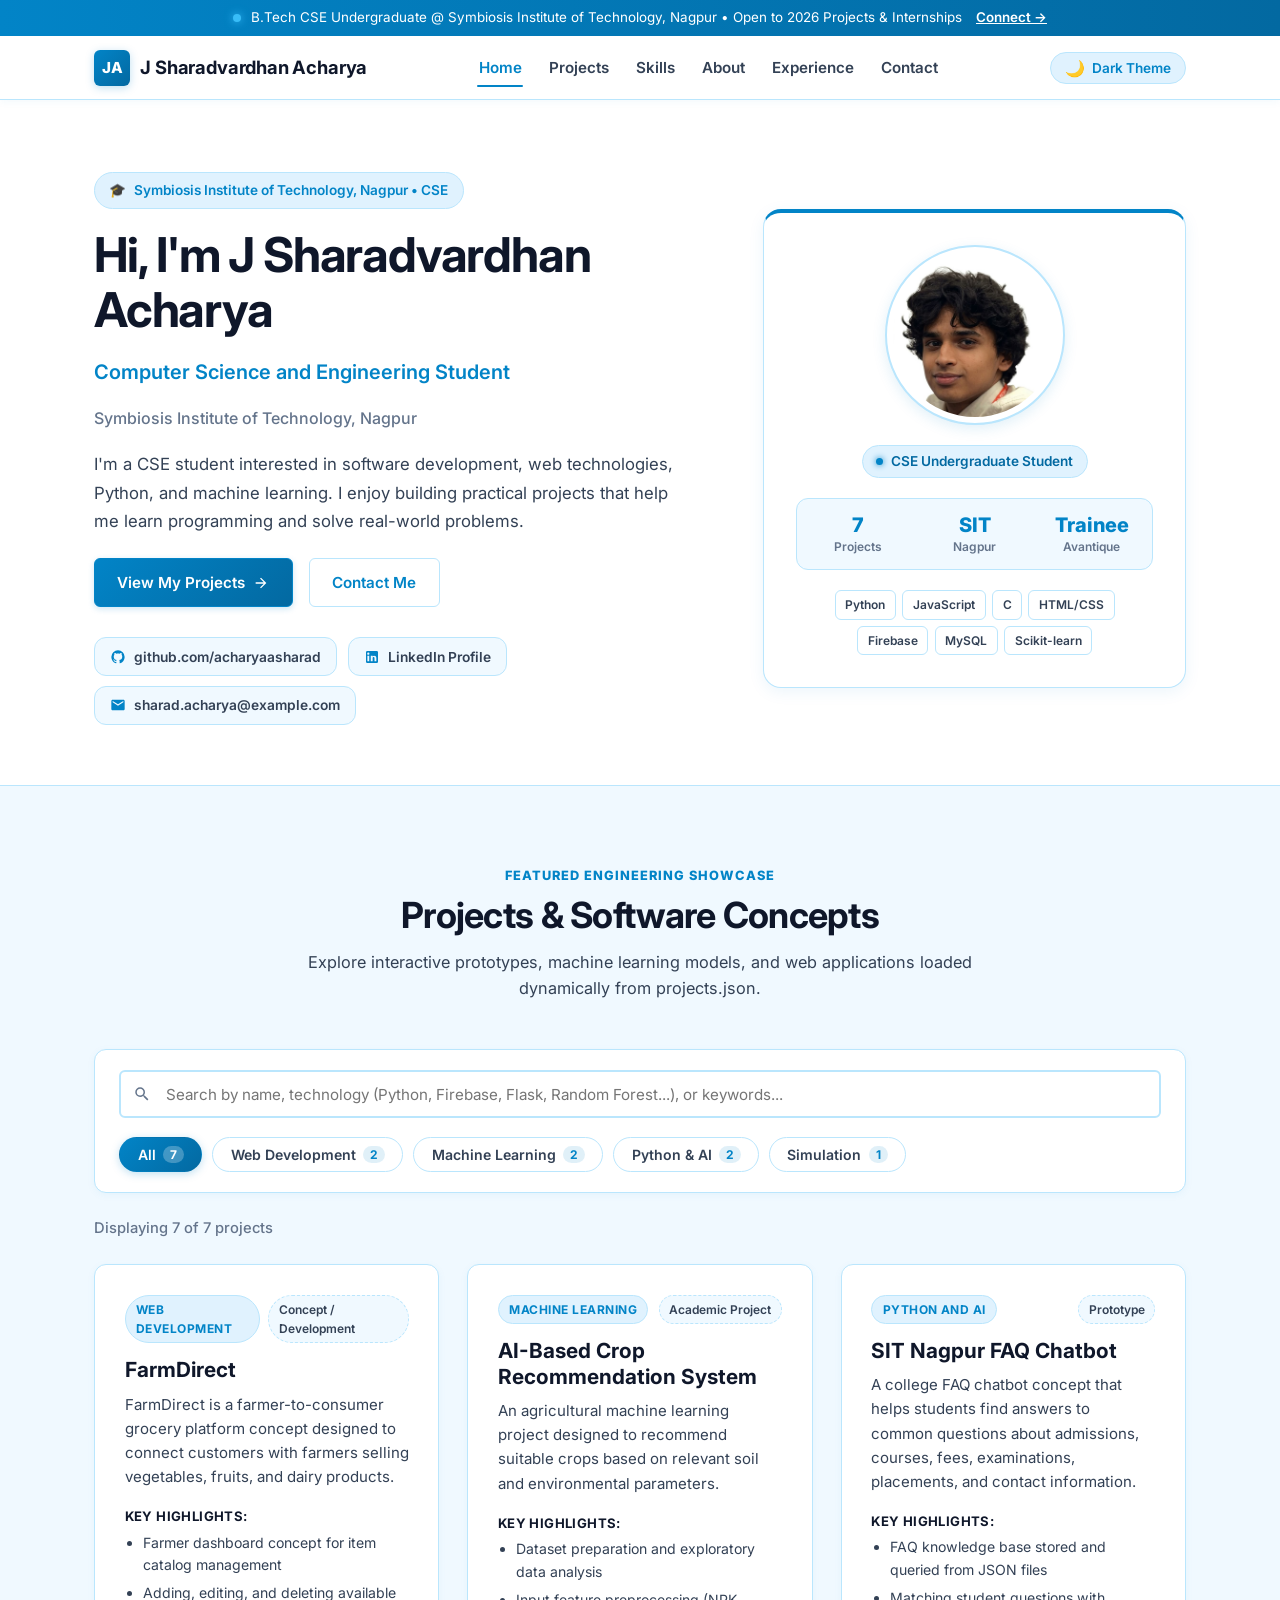
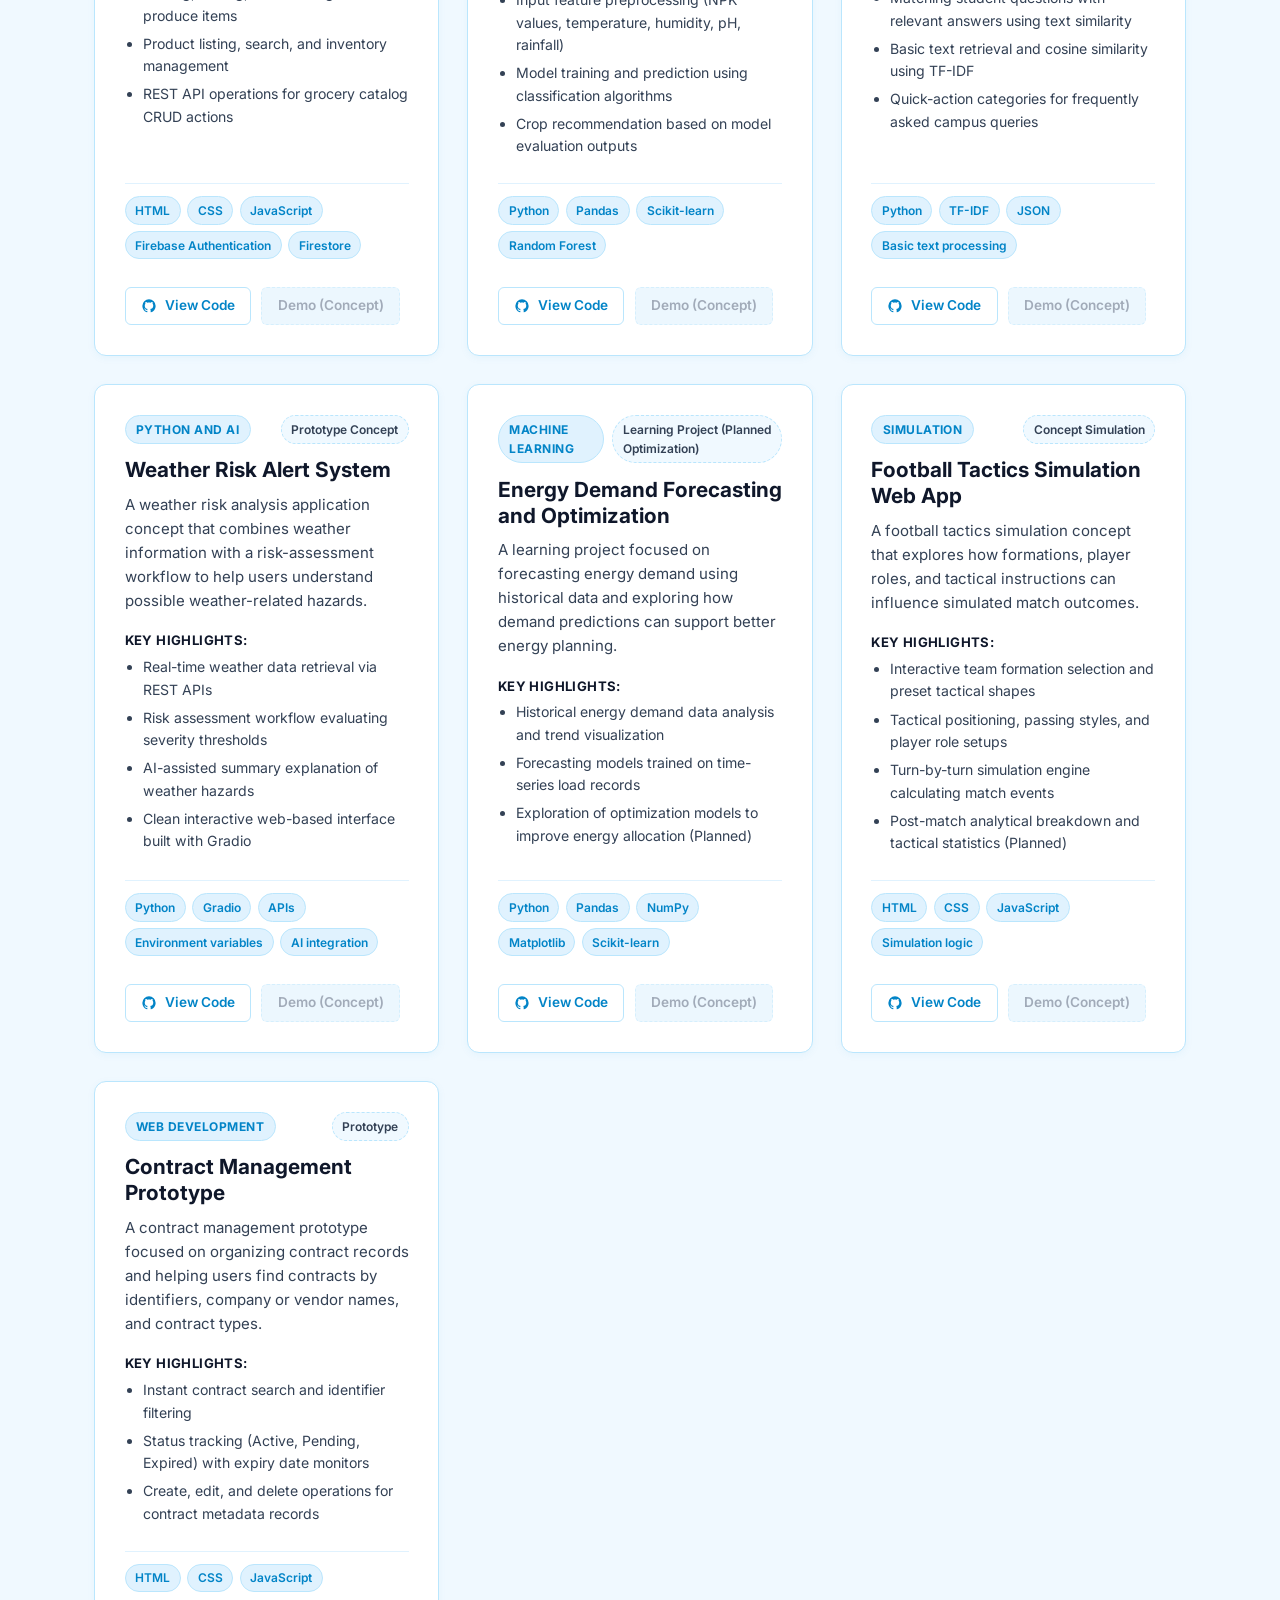
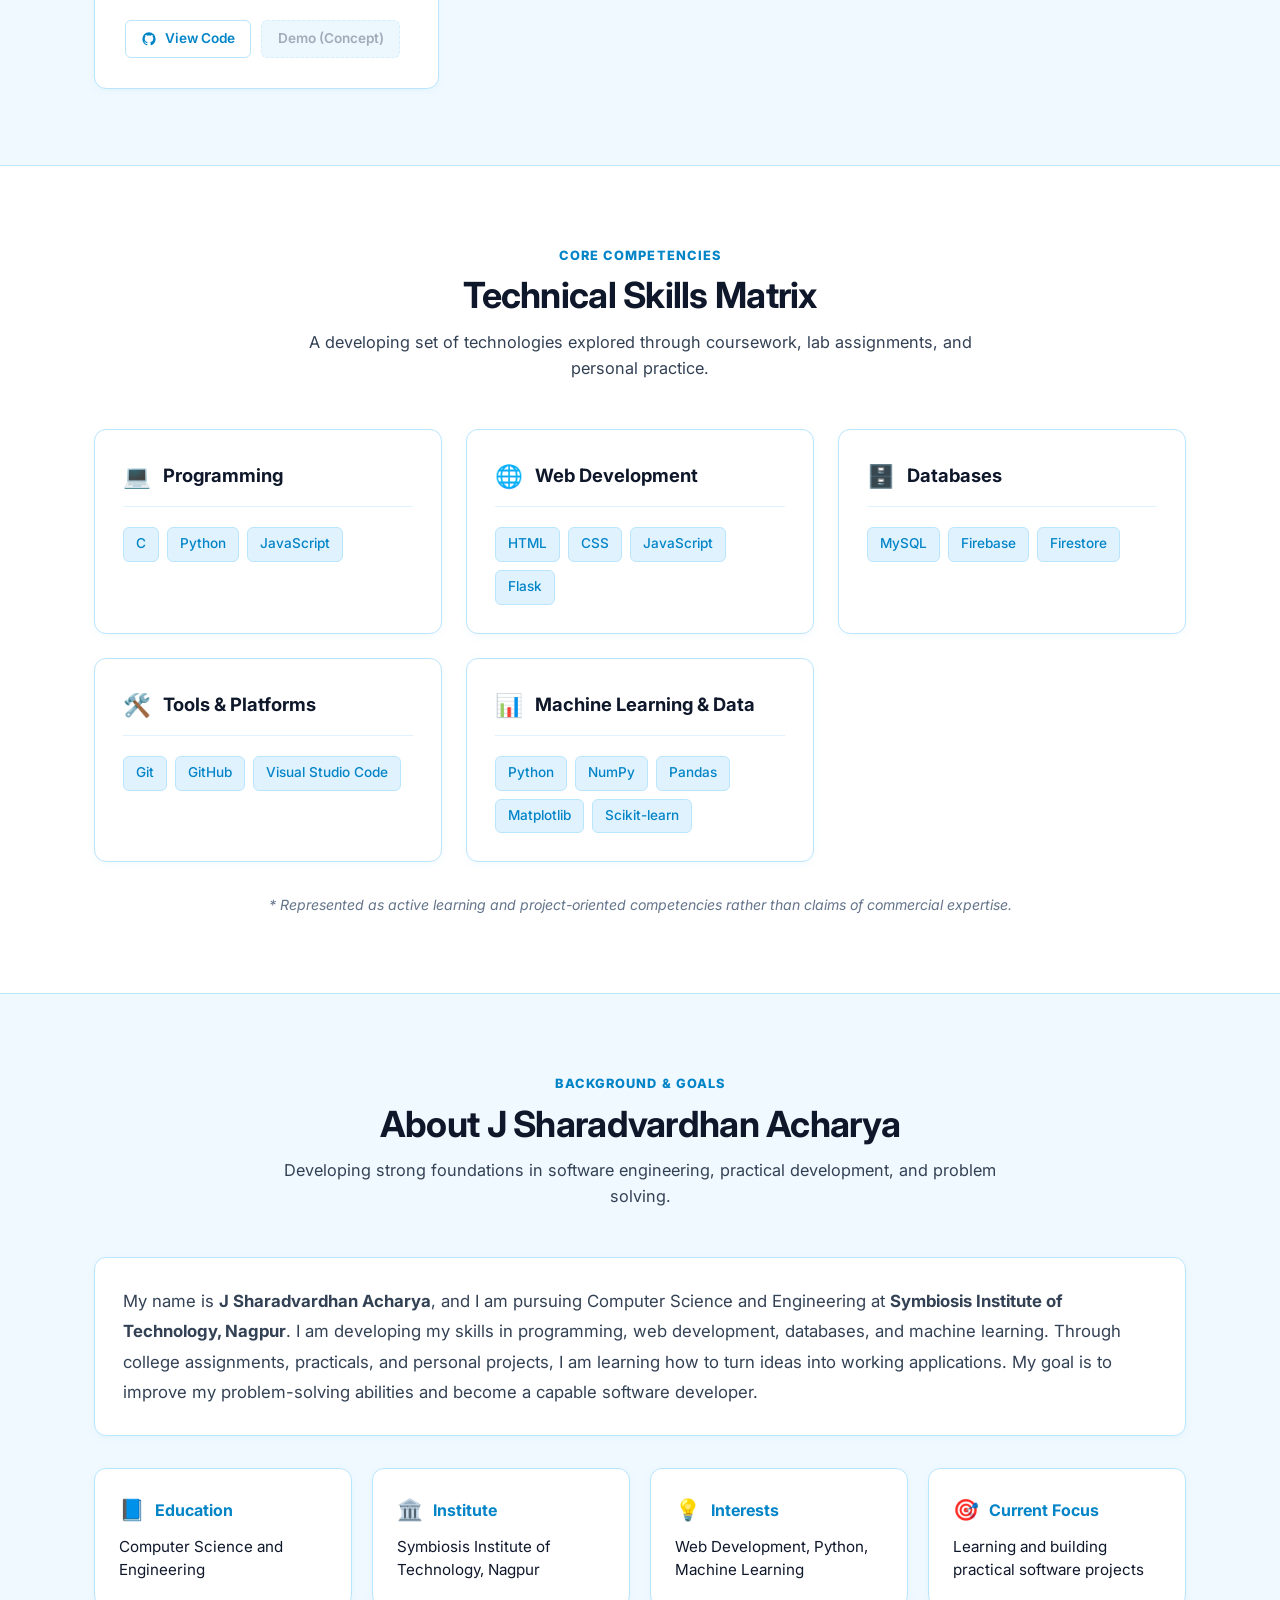
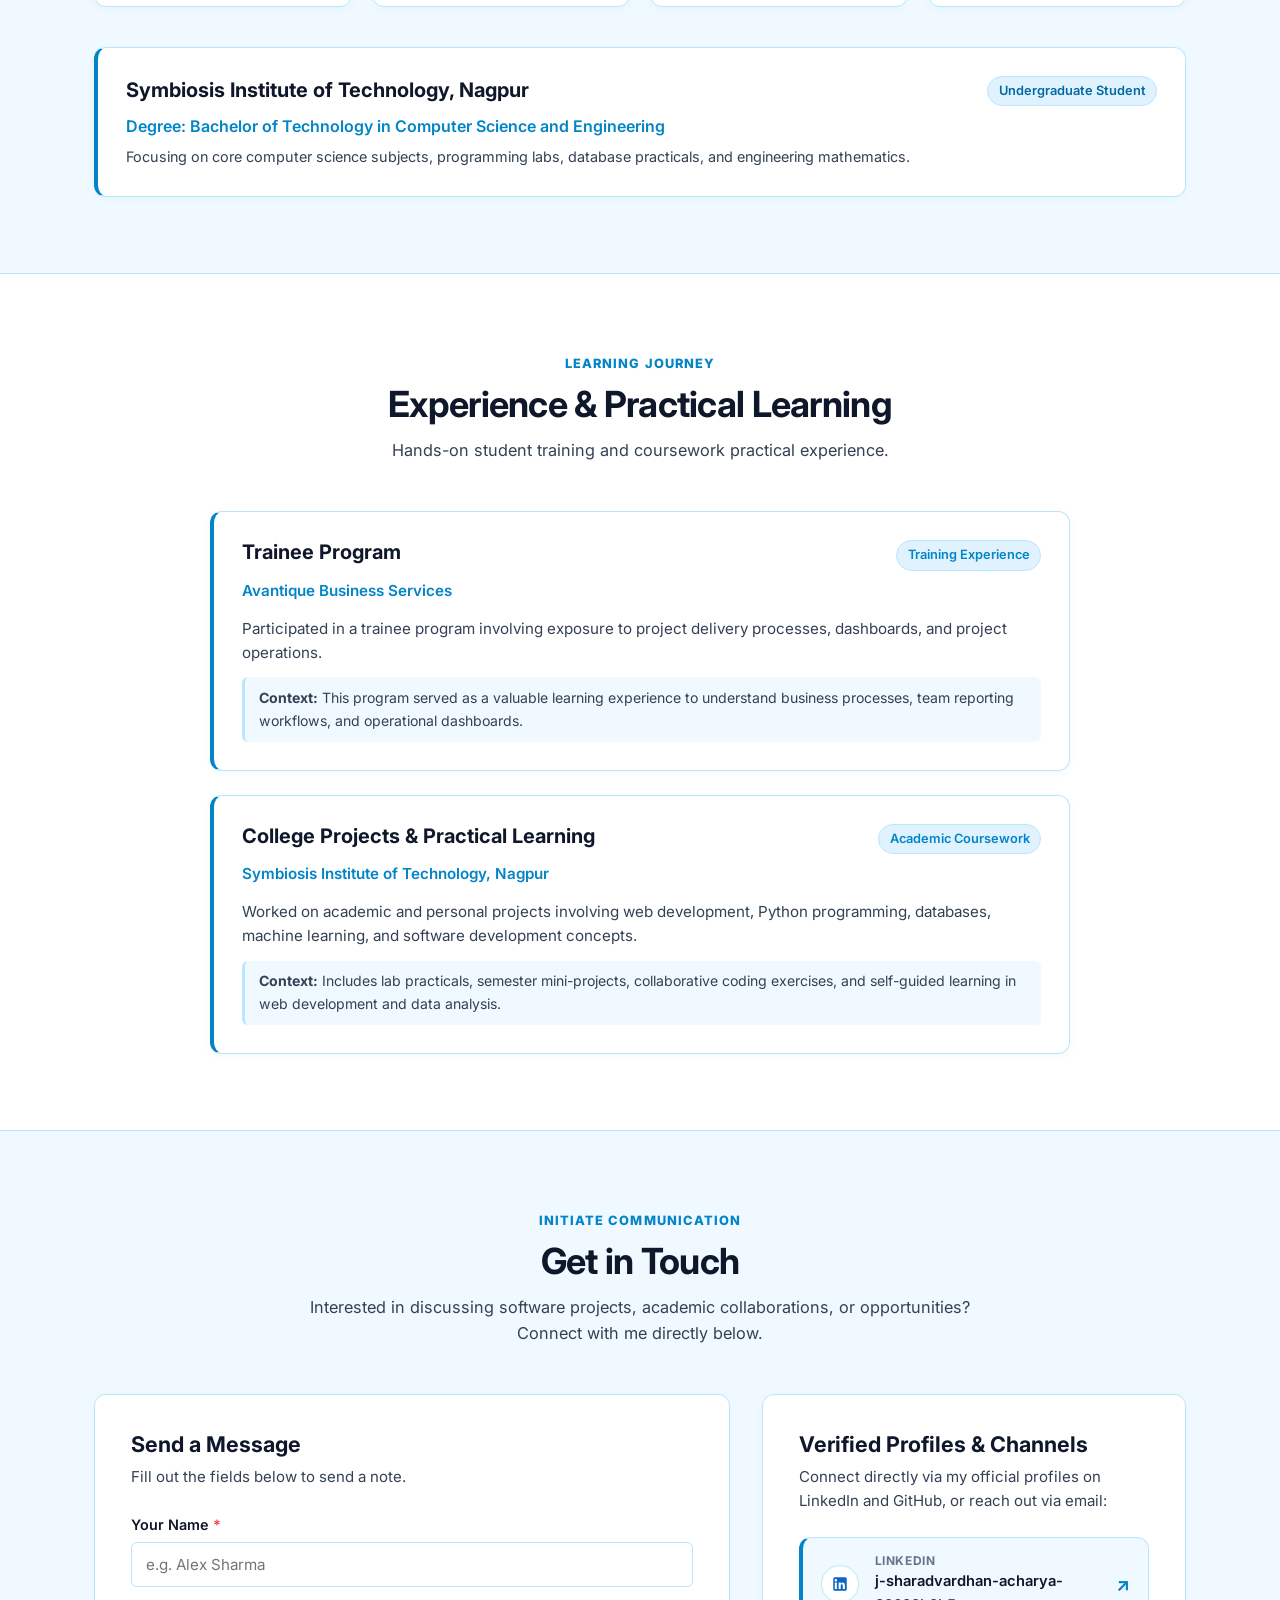
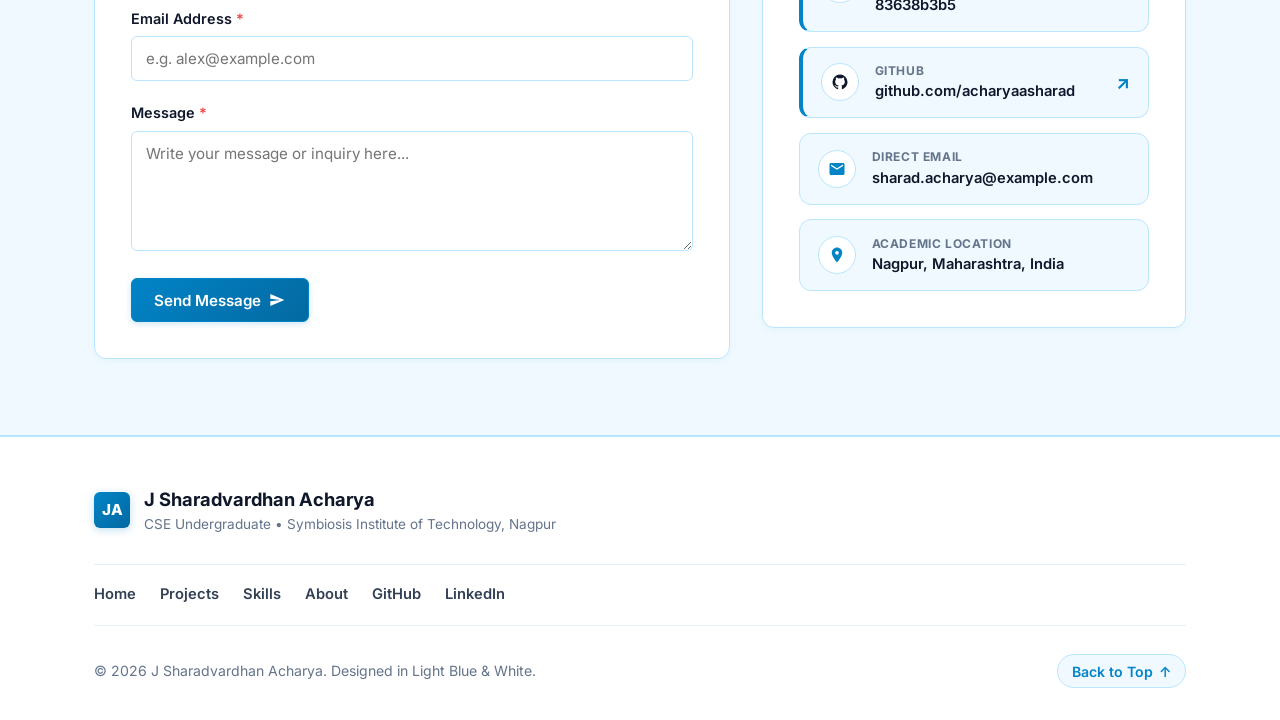
<file: Lab Ca/index.html>
<!DOCTYPE html>
<html lang="en">
<head>
  <meta charset="UTF-8">
  <meta http-equiv="refresh" content="0; url=portfolio/index.html">
  <title>Redirecting to Portfolio...</title>
  <script>
    window.location.href = "portfolio/index.html";
  </script>
</head>
<body>
  <p>Redirecting to <a href="portfolio/index.html">J Sharadvardhan Acharya's Portfolio</a>...</p>
</body>
</html>
</file>
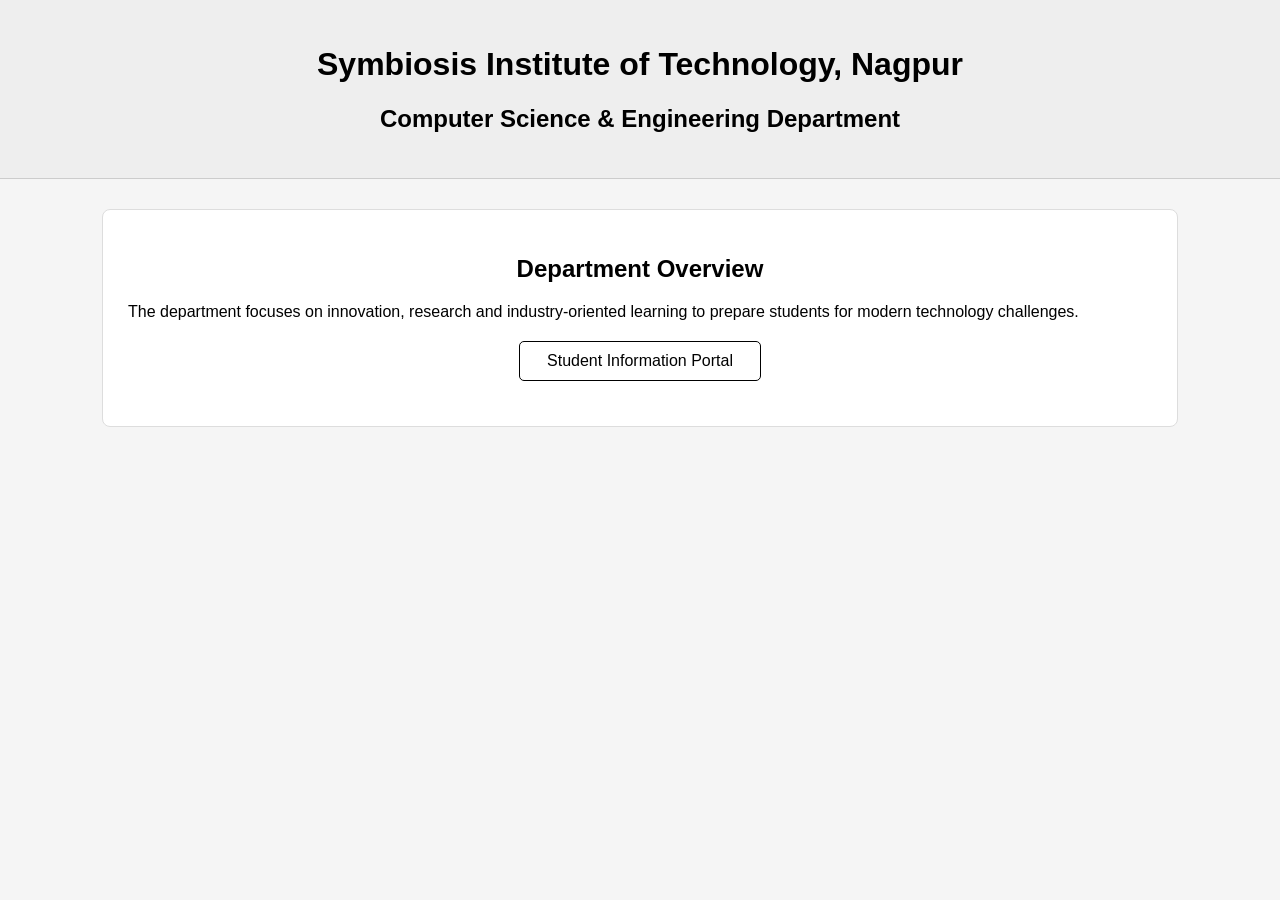
<file: p1.1/index.html>
<!DOCTYPE html>
<html>

<head>
    <title>SIT Nagpur - Computer Science Department</title>

    <script src="script.js"></script>

    <style>

        body{
            font-family:Arial, sans-serif;
            background:#f5f5f5;
            margin:0;
        }

        .header{
            text-align:center;
            padding:25px;
            background:#eeeeee;
            border-bottom:1px solid #ccc;
        }

        .container{
            width:80%;
            margin:30px auto;
            background:white;
            padding:25px;
            border-radius:8px;
            border:1px solid #ddd;
        }

        h1,h2{
            text-align:center;
        }

        a{
            display:block;
            width:220px;
            margin:20px auto;
            padding:10px;
            text-align:center;
            text-decoration:none;
            color:black;
            border:1px solid black;
            border-radius:5px;
            background:white;
        }

        a:hover{
            background:#eeeeee;
        }

    </style>

</head>


<body>


<div class="header">

<h1>
Symbiosis Institute of Technology, Nagpur
</h1>

<h2>
Computer Science & Engineering Department
</h2>

</div>



<div class="container">

<h2>Department Overview</h2>




<p>
The department focuses on innovation, research and industry-oriented
learning to prepare students for modern technology challenges.
</p>


<a href="student.html">
Student Information Portal
</a>


</div>



</body>

</html>
</file>
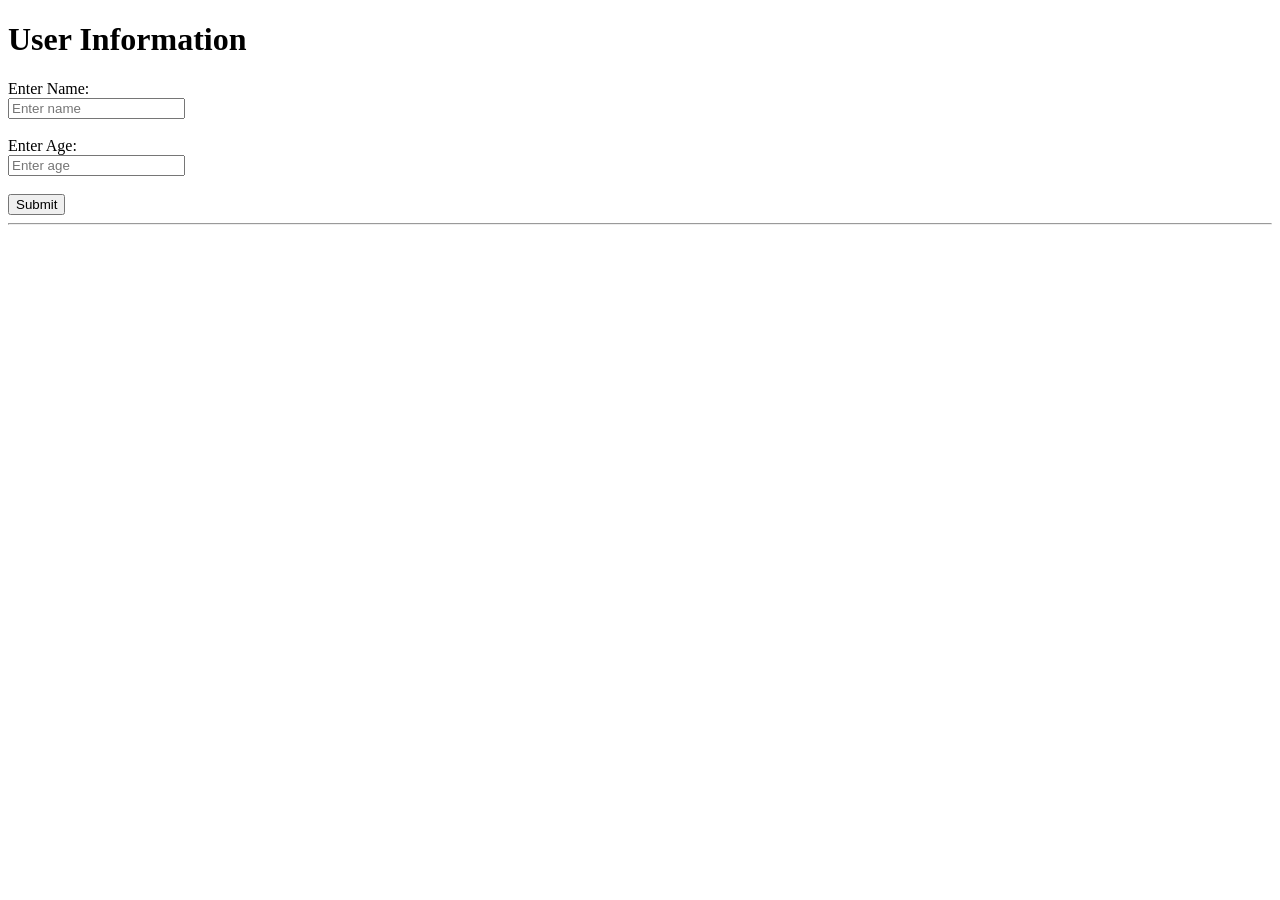
<file: P1/index.html>
<!DOCTYPE html>
<html>
<head>
    <title>Javascript Demo</title>

    <script>
        function showWelcome() {

            let name = document.getElementById("name").value;
            let age = document.getElementById("age").value;

            document.getElementById("output").innerHTML =
                "<h2>Welcome, " + name + "</h2>" +
                "<p>Your Age is: " + age + "</p>";

            console.log("User Name: " + name);
            console.info("User Age: " + age);
            console.warn("This is a warning message.");
            console.error("This is an error message (Demo Purpose).");
        }
    </script>

</head>

<body>

    <h1>User Information</h1>

    <label>Enter Name:</label><br>
    <input type="text" id="name" placeholder="Enter name"><br><br>

    <label>Enter Age:</label><br>
    <input type="number" id="age" placeholder="Enter age"><br><br>

    <button onclick="showWelcome()">Submit</button>

    <hr>

    <div id="output"></div>
    <script src="script.js"></script>

</body>
</html>
</file>
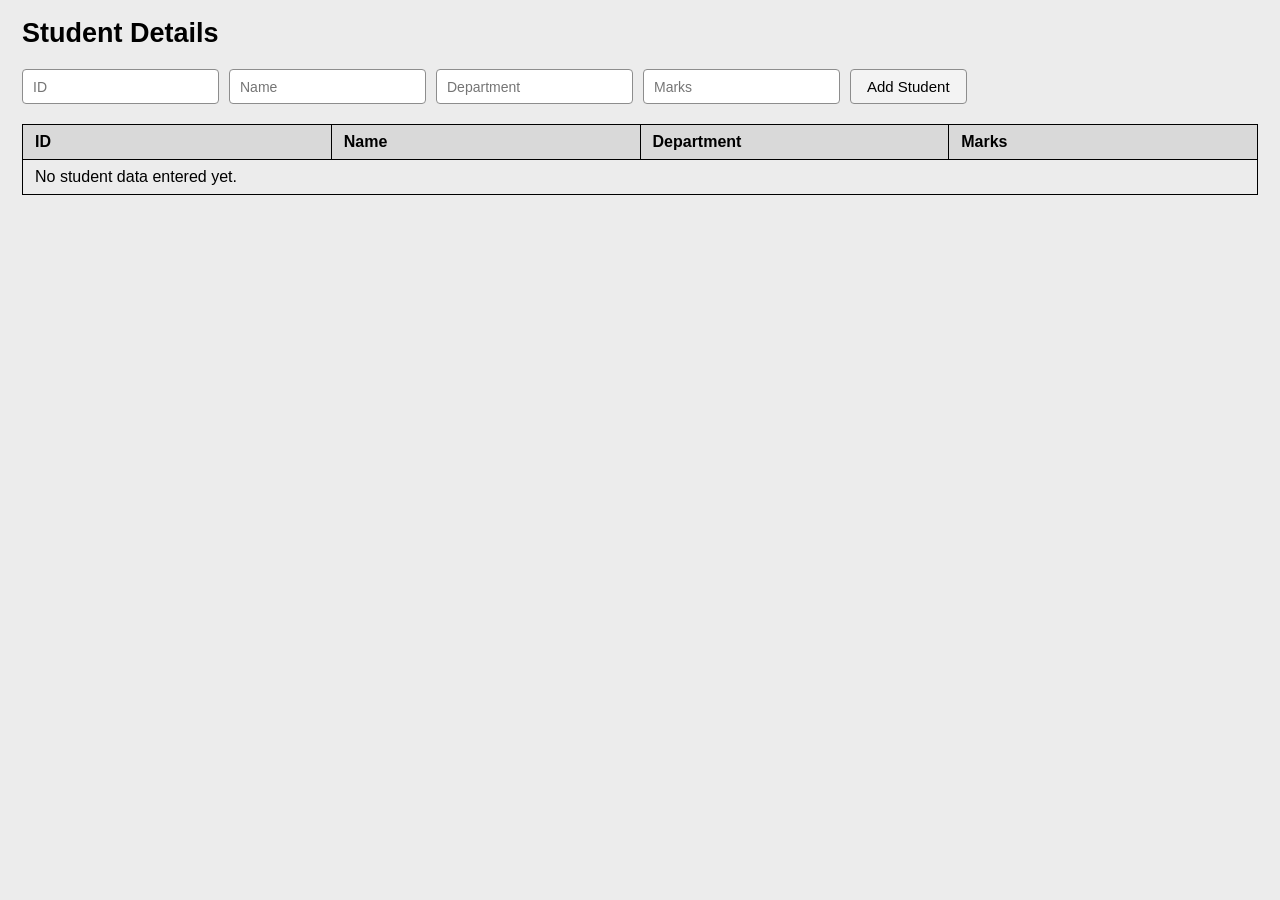
<file: p10.1/index.html>
<!DOCTYPE html>
<html lang="en">
  <head>
    <meta charset="UTF-8" />
    <meta name="viewport" content="width=device-width, initial-scale=1.0" />
    <title>Student Details</title>
    <style>
      * {
        box-sizing: border-box;
      }

      body {
        margin: 0;
        background: #ececec;
        font-family: Arial, sans-serif;
      }

      .container {
        width: 100%;
        padding: 18px 22px 0 22px;
      }

      h2 {
        margin: 0 0 20px 0;
        font-size: 27px;
        font-weight: 700;
        color: #000;
      }

      .form-row {
        display: flex;
        gap: 10px;
        flex-wrap: wrap;
        margin-bottom: 20px;
      }

      input {
        padding: 8px 10px;
        border: 1px solid #8d8d8d;
        border-radius: 4px;
        font-size: 14px;
        min-width: 140px;
      }

      .btn {
        background: #f3f3f3;
        border: 1px solid #8d8d8d;
        border-radius: 4px;
        padding: 8px 16px;
        font-size: 15px;
        cursor: pointer;
      }

      table {
        width: 100%;
        border-collapse: collapse;
        table-layout: fixed;
      }

      th,
      td {
        border: 1px solid #000;
        padding: 8px 12px;
        text-align: left;
        font-size: 16px;
      }

      th {
        background: #d9d9d9;
        font-weight: 700;
      }

      tbody tr:nth-child(even) {
        background: #f7f7f7;
      }
    </style>
  </head>
  <body>
    <div class="container">
      <h2>Student Details</h2>

      <div class="form-row">
        <input type="number" id="studentId" placeholder="ID" />
        <input type="text" id="studentName" placeholder="Name" />
        <input type="text" id="studentDepartment" placeholder="Department" />
        <input type="number" id="studentMarks" placeholder="Marks" />
        <button class="btn" id="addStudentBtn">Add Student</button>
      </div>

      <table id="studentTable">
        <thead>
          <tr>
            <th>ID</th>
            <th>Name</th>
            <th>Department</th>
            <th>Marks</th>
          </tr>
        </thead>
        <tbody></tbody>
      </table>
    </div>

    <script>
      const students = [];
      const addStudentBtn = document.getElementById("addStudentBtn");

      function renderTable() {
        const tableBody = document.querySelector("#studentTable tbody");
        tableBody.innerHTML = "";

        if (students.length === 0) {
          tableBody.innerHTML =
            '<tr><td colspan="4">No student data entered yet.</td></tr>';
          return;
        }

        students.forEach((student) => {
          const row = document.createElement("tr");
          row.innerHTML = `
            <td>${student.id}</td>
            <td>${student.name}</td>
            <td>${student.department}</td>
            <td>${student.marks}</td>
          `;
          tableBody.appendChild(row);
        });
      }

      addStudentBtn.addEventListener("click", () => {
        const id = document.getElementById("studentId").value.trim();
        const name = document.getElementById("studentName").value.trim();
        const department = document.getElementById("studentDepartment").value.trim();
        const marks = document.getElementById("studentMarks").value.trim();

        if (!id || !name || !department || !marks) {
          alert("Please fill in all fields.");
          return;
        }

        students.push({
          id: Number(id),
          name,
          department,
          marks: Number(marks),
        });

        document.getElementById("studentId").value = "";
        document.getElementById("studentName").value = "";
        document.getElementById("studentDepartment").value = "";
        document.getElementById("studentMarks").value = "";

        renderTable();
      });

      renderTable();
    </script>
  </body>
</html>
</file>
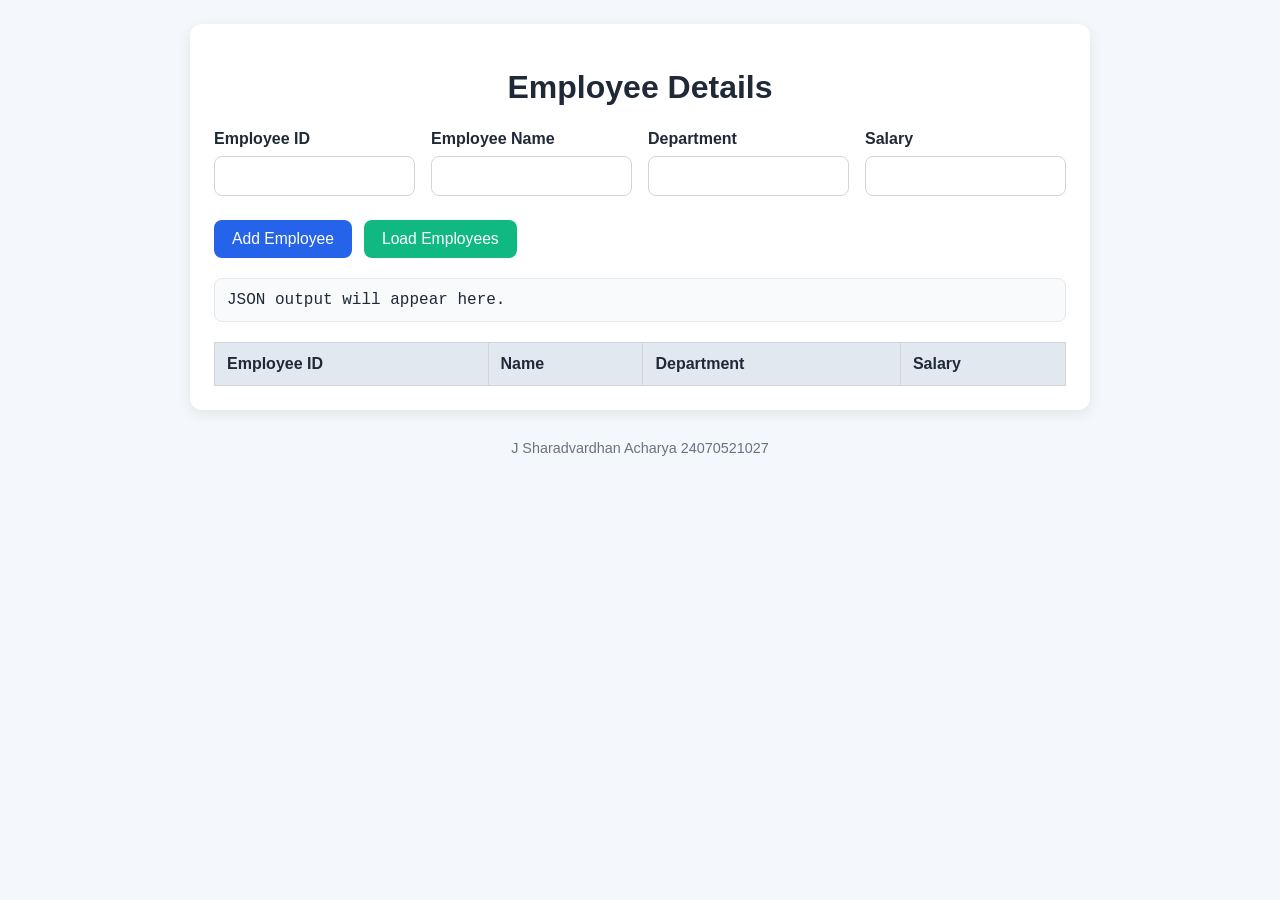
<file: p10.2/index.html>
<!DOCTYPE html>
<html lang="en">
  <head>
    <meta charset="UTF-8" />
    <meta name="viewport" content="width=device-width, initial-scale=1.0" />
    <title>Employee Details</title>
    <style>
      * { box-sizing: border-box; }
      body {
        font-family: Arial, sans-serif;
        background: #f4f7fb;
        margin: 0;
        padding: 24px;
        color: #1f2937;
      }
      .container {
        max-width: 900px;
        margin: 0 auto;
        background: #fff;
        padding: 24px;
        border-radius: 12px;
        box-shadow: 0 4px 14px rgba(0, 0, 0, 0.08);
      }
      h1 {
        text-align: center;
        margin-bottom: 24px;
      }
      form {
        display: grid;
        grid-template-columns: repeat(auto-fit, minmax(180px, 1fr));
        gap: 16px;
        margin-bottom: 20px;
      }
      .field {
        display: flex;
        flex-direction: column;
      }
      label {
        font-weight: 600;
        margin-bottom: 8px;
      }
      input {
        padding: 10px 12px;
        border: 1px solid #d1d5db;
        border-radius: 8px;
        font-size: 1rem;
      }
      .actions {
        grid-column: 1 / -1;
        display: flex;
        gap: 12px;
        justify-content: flex-start;
        margin-top: 8px;
      }
      button {
        border: none;
        background: #2563eb;
        color: white;
        padding: 10px 18px;
        border-radius: 8px;
        cursor: pointer;
        font-size: 0.98rem;
      }
      button.secondary {
        background: #10b981;
      }
      button:hover {
        opacity: 0.95;
      }
      .json-output {
        background: #f8fafc;
        border: 1px solid #e5e7eb;
        border-radius: 8px;
        padding: 12px;
        margin: 18px 0;
        white-space: pre-wrap;
        font-family: "Courier New", monospace;
      }
      table {
        width: 100%;
        border-collapse: collapse;
        margin-top: 20px;
      }
      th, td {
        border: 1px solid #d1d5db;
        padding: 12px;
        text-align: left;
      }
      th {
        background: #e2e8f0;
      }
    </style>
  </head>
  <body>
    <div class="container">
      <h1>Employee Details</h1>

      <form id="employeeForm">
        <div class="field">
          <label for="employeeId">Employee ID</label>
          <input type="text" id="employeeId" name="employeeId" required />
        </div>

        <div class="field">
          <label for="employeeName">Employee Name</label>
          <input type="text" id="employeeName" name="employeeName" required />
        </div>

        <div class="field">
          <label for="department">Department</label>
          <input type="text" id="department" name="department" required />
        </div>

        <div class="field">
          <label for="salary">Salary</label>
          <input type="number" id="salary" name="salary" required min="0" />
        </div>

        <div class="actions">
          <button type="submit">Add Employee</button>
          <button type="button" id="loadEmployees" class="secondary">Load Employees</button>
        </div>
      </form>

      <div id="jsonOutput" class="json-output">JSON output will appear here.</div>

      <table>
        <thead>
          <tr>
            <th>Employee ID</th>
            <th>Name</th>
            <th>Department</th>
            <th>Salary</th>
          </tr>
        </thead>
        <tbody id="employeeTableBody"></tbody>
      </table>
    </div>

    <footer style="text-align: center; margin-top: 30px; color: #6b7280; font-size: 0.9rem;">
      J Sharadvardhan Acharya 24070521027
    </footer>

    <script src="script.js"></script>
  </body>
</html>
</file>
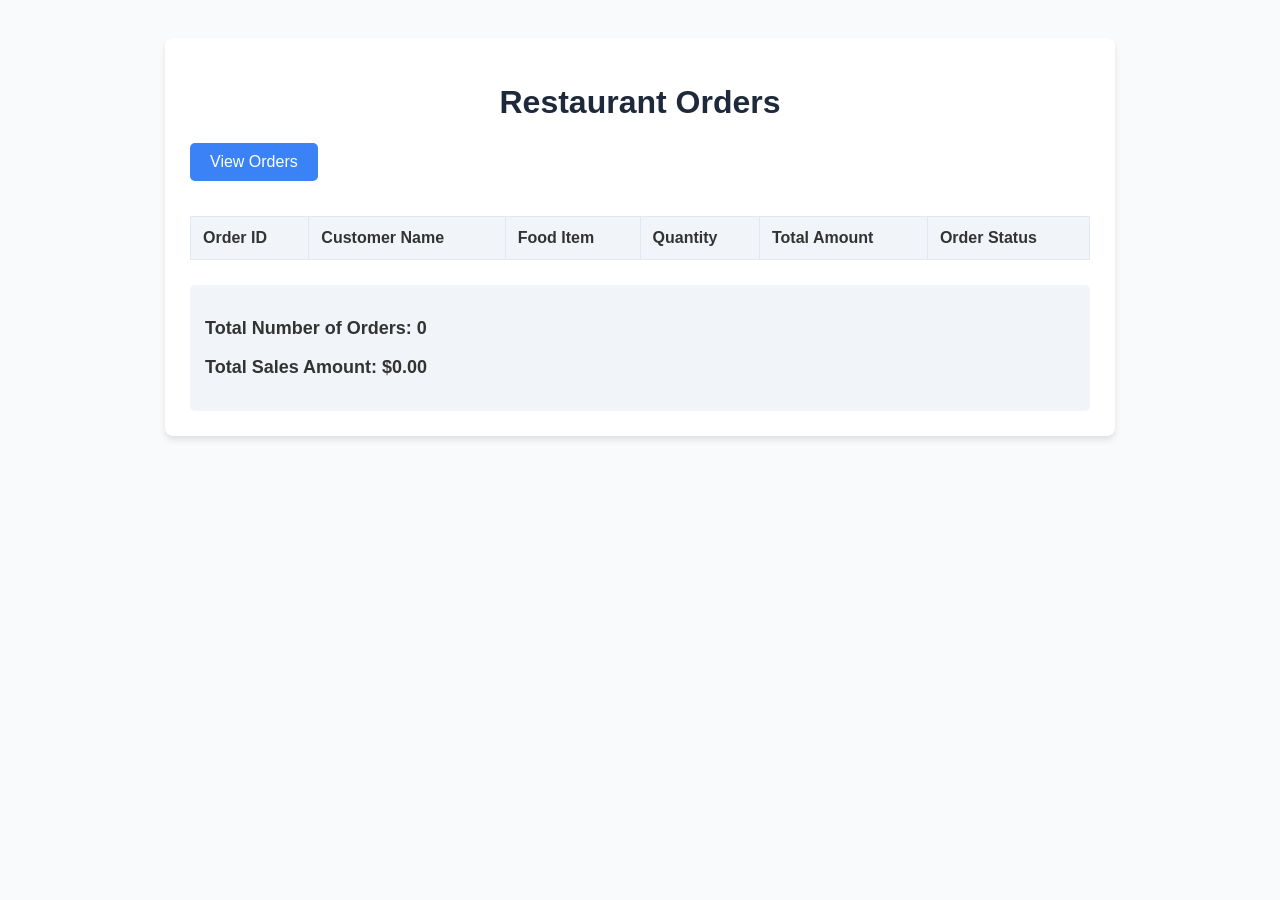
<file: p11.1/index.html>
<!DOCTYPE html>
<html lang="en">
<head>
    <meta charset="UTF-8">
    <meta name="viewport" content="width=device-width, initial-scale=1.0">
    <title>Restaurant Orders</title>
    
    <!-- 1. Use the jQuery library through a CDN -->
    <script src="https://code.jquery.com/jquery-3.7.1.min.js"></script>
    
    <style>
        body {
            font-family: Arial, sans-serif;
            background-color: #f8fafc;
            padding: 30px;
            color: #333;
        }
        .container {
            max-width: 900px;
            margin: 0 auto;
            background: #fff;
            padding: 25px;
            border-radius: 8px;
            box-shadow: 0 4px 6px rgba(0,0,0,0.1);
        }
        h1 {
            text-align: center;
            color: #1e293b;
        }
        button {
            background-color: #3b82f6;
            color: white;
            border: none;
            padding: 10px 20px;
            font-size: 16px;
            border-radius: 5px;
            cursor: pointer;
            margin-bottom: 20px;
        }
        button:hover {
            background-color: #2563eb;
        }
        table {
            width: 100%;
            border-collapse: collapse;
            margin-top: 10px;
        }
        th, td {
            border: 1px solid #e2e8f0;
            padding: 12px;
            text-align: left;
        }
        th {
            background-color: #f1f5f9;
        }
        .summary {
            margin-top: 25px;
            font-size: 18px;
            font-weight: bold;
            background: #f1f5f9;
            padding: 15px;
            border-radius: 5px;
        }
        .error {
            color: #dc2626;
            font-weight: bold;
            margin-bottom: 15px;
        }
    </style>
</head>
<body>

    <div class="container">
        <h1>Restaurant Orders</h1>
        
        <button id="viewOrdersBtn">View Orders</button>
        <div id="message" class="error"></div>
        
        <table id="ordersTable">
            <thead>
                <tr>
                    <th>Order ID</th>
                    <th>Customer Name</th>
                    <th>Food Item</th>
                    <th>Quantity</th>
                    <th>Total Amount</th>
                    <th>Order Status</th>
                </tr>
            </thead>
            <tbody>
                <!-- 3. Display the orders dynamically here -->
            </tbody>
        </table>

        <div class="summary">
            <!-- 6. Display the total number of orders below the table -->
            <p>Total Number of Orders: <span id="totalOrders">0</span></p>
            <!-- 7. Calculate and display the total sales amount of all orders -->
            <p>Total Sales Amount: $<span id="totalSales">0.00</span></p>
        </div>
    </div>

    <script src="script.js"></script>
</body>
</html>
</file>
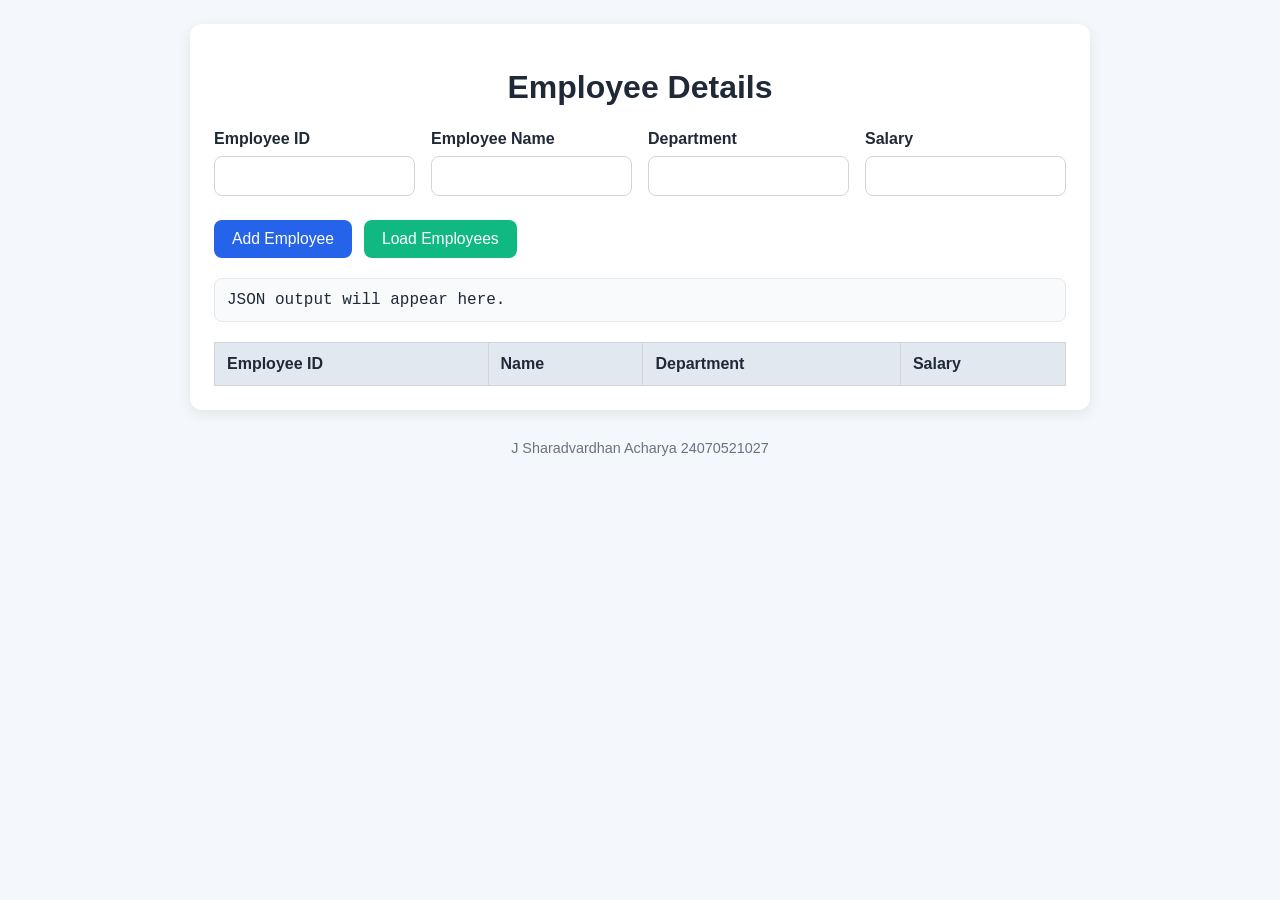
<file: p11/index.html>
<!DOCTYPE html>
<html lang="en">
  <head>
    <meta charset="UTF-8" />
    <meta name="viewport" content="width=device-width, initial-scale=1.0" />
    <title>Employee Details</title>
    <!-- jQuery Library -->
    <script src="https://code.jquery.com/jquery-3.7.1.min.js"></script>
    <style>
      * { box-sizing: border-box; }
      body {
        font-family: Arial, sans-serif;
        background: #f4f7fb;
        margin: 0;
        padding: 24px;
        color: #1f2937;
      }
      .container {
        max-width: 900px;
        margin: 0 auto;
        background: #fff;
        padding: 24px;
        border-radius: 12px;
        box-shadow: 0 4px 14px rgba(0, 0, 0, 0.08);
      }
      h1 {
        text-align: center;
        margin-bottom: 24px;
      }
      form {
        display: grid;
        grid-template-columns: repeat(auto-fit, minmax(180px, 1fr));
        gap: 16px;
        margin-bottom: 20px;
      }
      .field {
        display: flex;
        flex-direction: column;
      }
      label {
        font-weight: 600;
        margin-bottom: 8px;
      }
      input {
        padding: 10px 12px;
        border: 1px solid #d1d5db;
        border-radius: 8px;
        font-size: 1rem;
      }
      .actions {
        grid-column: 1 / -1;
        display: flex;
        gap: 12px;
        justify-content: flex-start;
        margin-top: 8px;
      }
      button {
        border: none;
        background: #2563eb;
        color: white;
        padding: 10px 18px;
        border-radius: 8px;
        cursor: pointer;
        font-size: 0.98rem;
      }
      button.secondary {
        background: #10b981;
      }
      button:hover {
        opacity: 0.95;
      }
      .json-output {
        background: #f8fafc;
        border: 1px solid #e5e7eb;
        border-radius: 8px;
        padding: 12px;
        margin: 18px 0;
        white-space: pre-wrap;
        font-family: "Courier New", monospace;
      }
      table {
        width: 100%;
        border-collapse: collapse;
        margin-top: 20px;
      }
      th, td {
        border: 1px solid #d1d5db;
        padding: 12px;
        text-align: left;
      }
      th {
        background: #e2e8f0;
      }
    </style>
  </head>
  <body>
    <div class="container">
      <h1>Employee Details</h1>

      <form id="employeeForm">
        <div class="field">
          <label for="employeeId">Employee ID</label>
          <input type="text" id="employeeId" name="employeeId" required />
        </div>

        <div class="field">
          <label for="employeeName">Employee Name</label>
          <input type="text" id="employeeName" name="employeeName" required />
        </div>

        <div class="field">
          <label for="department">Department</label>
          <input type="text" id="department" name="department" required />
        </div>

        <div class="field">
          <label for="salary">Salary</label>
          <input type="number" id="salary" name="salary" required min="0" />
        </div>

        <div class="actions">
          <button type="submit">Add Employee</button>
          <button type="button" id="loadEmployees" class="secondary">Load Employees</button>
        </div>
      </form>

      <div id="jsonOutput" class="json-output">JSON output will appear here.</div>

      <table>
        <thead>
          <tr>
            <th>Employee ID</th>
            <th>Name</th>
            <th>Department</th>
            <th>Salary</th>
          </tr>
        </thead>
        <tbody id="employeeTableBody"></tbody>
      </table>
    </div>

    <footer style="text-align: center; margin-top: 30px; color: #6b7280; font-size: 0.9rem;">
      J Sharadvardhan Acharya 24070521027
    </footer>

    <script src="script.js"></script>
  </body>
</html>
</file>
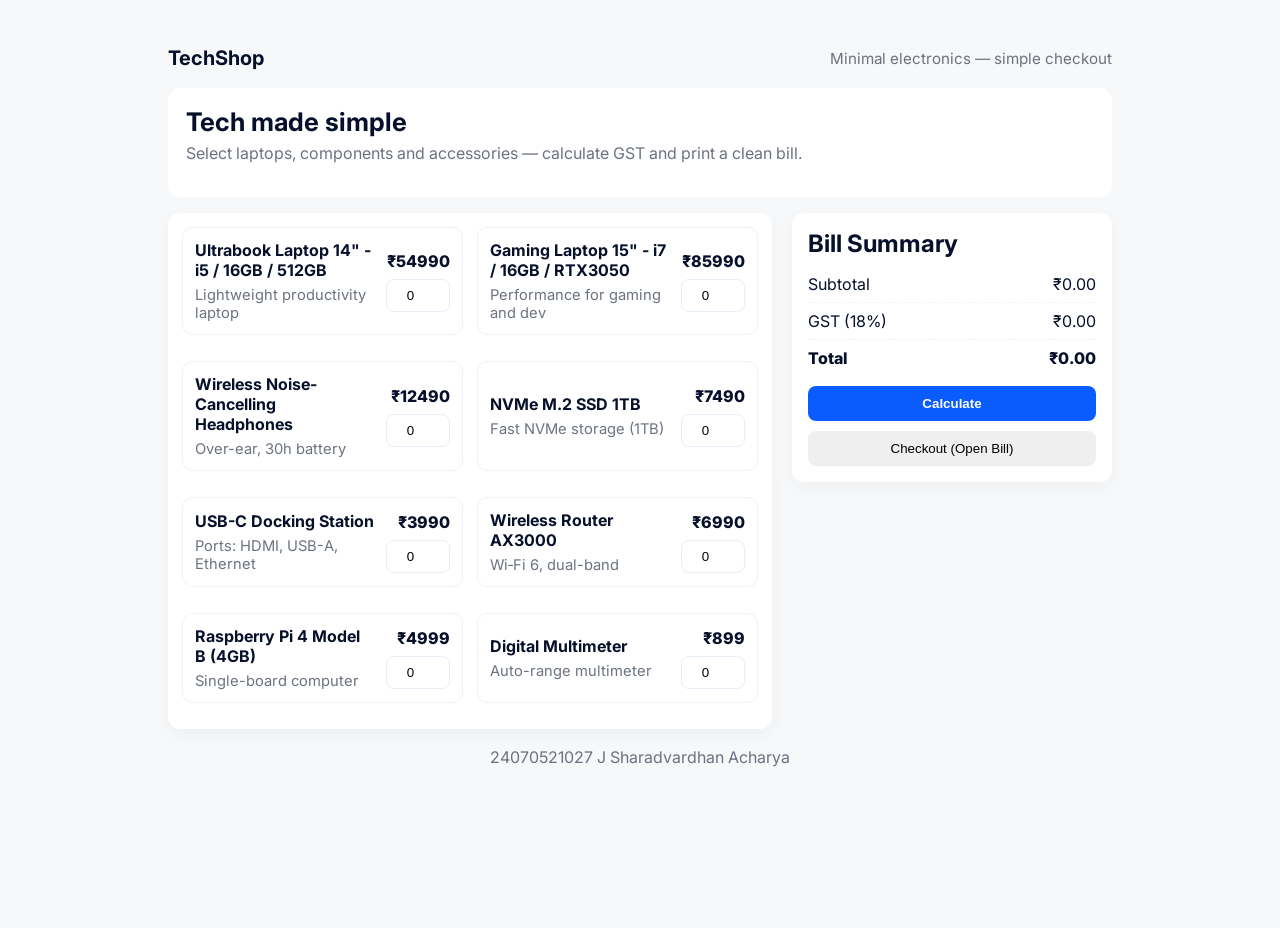
<file: p2.1/index.html>
<!doctype html>
<html lang="en">
  <head>
    <meta charset="utf-8" />
    <meta name="viewport" content="width=device-width, initial-scale=1" />
    <title>TechShop — Minimal Electronics Store</title>
    <meta name="description" content="Minimal electronics shop demo with bill calculation and GST" />
    <link rel="stylesheet" href="style.css" />
  </head>
  <body>
    <div class="wrap">
      <header class="top">
        <div class="brand">TechShop</div>
        <div class="tag">Minimal electronics — simple checkout</div>
      </header>

      <div class="hero">
        <h1>Tech made simple</h1>
        <p class="lead">Select laptops, components and accessories — calculate GST and print a clean bill.</p>
      </div>

      <main class="layout">
        <section class="products" id="products">
          <!-- product items rendered by JS -->
        </section>

        <aside class="bill">
          <h2>Bill Summary</h2>
          <div class="line"><span>Subtotal</span><span id="subtotal">₹0.00</span></div>
          <div class="line"><span>GST (18%)</span><span id="gst">₹0.00</span></div>
          <div class="line total"><span>Total</span><span id="total">₹0.00</span></div>
          <button id="calculate" class="btn primary">Calculate</button>
          <button id="checkout" class="btn">Checkout (Open Bill)</button>
        </aside>
      </main>

      <footer class="footer">24070521027 J Sharadvardhan Acharya</footer>
    </div>

    <script src="script.js"></script>
  </body>
</html>
</file>
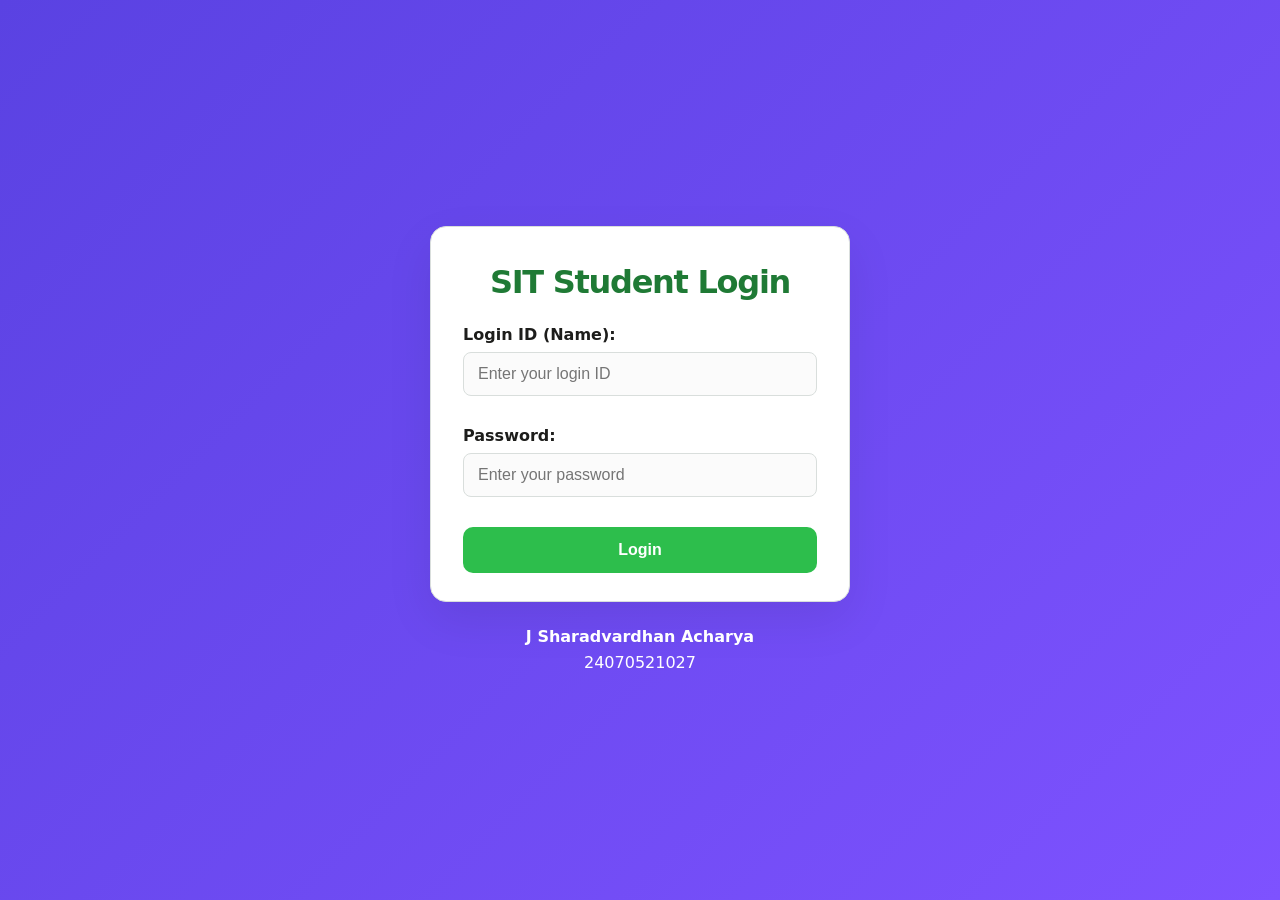
<file: P3.1/index.html>
<!DOCTYPE html>
<html lang="en">
<head>
  <meta charset="UTF-8" />
  <meta name="viewport" content="width=device-width, initial-scale=1.0" />
  <title>SIT Student Login</title>
  <link rel="stylesheet" href="styles.css" />
</head>
<body>
  <main class="page-shell">
    <section class="login-panel">
      <h1>SIT Student Login</h1>
      <form id="loginForm" novalidate>
        <div class="field-group">
          <label for="loginId">Login ID (Name):</label>
          <input type="text" id="loginId" name="loginId" placeholder="Enter your login ID" required />
          <p class="error" id="loginIdError">Login ID must be at least 3 characters.</p>
        </div>

        <div class="field-group">
          <label for="password">Password:</label>
          <input type="password" id="password" name="password" placeholder="Enter your password" required />
          <p class="error" id="passwordError">Password must contain: at least 8 characters, one uppercase letter, one integer, one special character.</p>
        </div>

        <button type="submit" class="login-button">Login</button>
      </form>
    </section>
    <div class="footer-text">
      <span>J Sharadvardhan Acharya</span>
      <span>24070521027</span>
    </div>
  </main>

  <script src="script.js"></script>
</body>
</html>
</file>
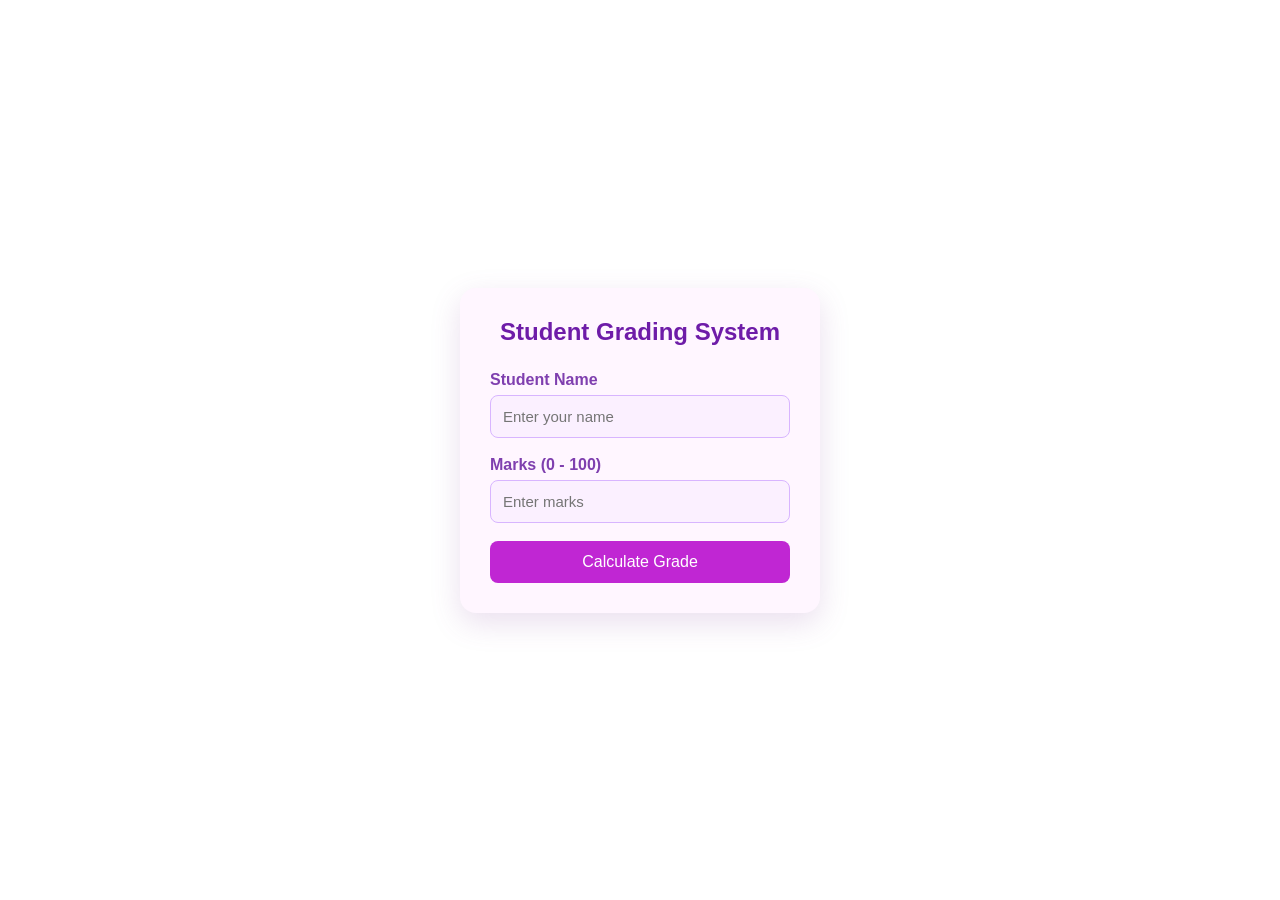
<file: p3/index.html>
<!DOCTYPE html>
<html lang="en">
<head>
    <meta charset="UTF-8">
    <meta name="viewport" content="width=device-width, initial-scale=1.0">
    <title>Student Grading System</title>
    <link rel="stylesheet" href="style.css">
</head>
<body>

<div class="container">
    <h2>Student Grading System</h2>

    <form id="gradeForm">

        <label for="name">Student Name</label>
        <input
            type="text"
            id="name"
            placeholder="Enter your name"
        >

        <label for="marks">Marks (0 - 100)</label>
        <input
            type="number"
            id="marks"
            placeholder="Enter marks"
        >

        <button type="submit">Calculate Grade</button>

    </form>

    <div id="result"></div>

</div>

<script src="script.js"></script>

</body>
</html>
</file>
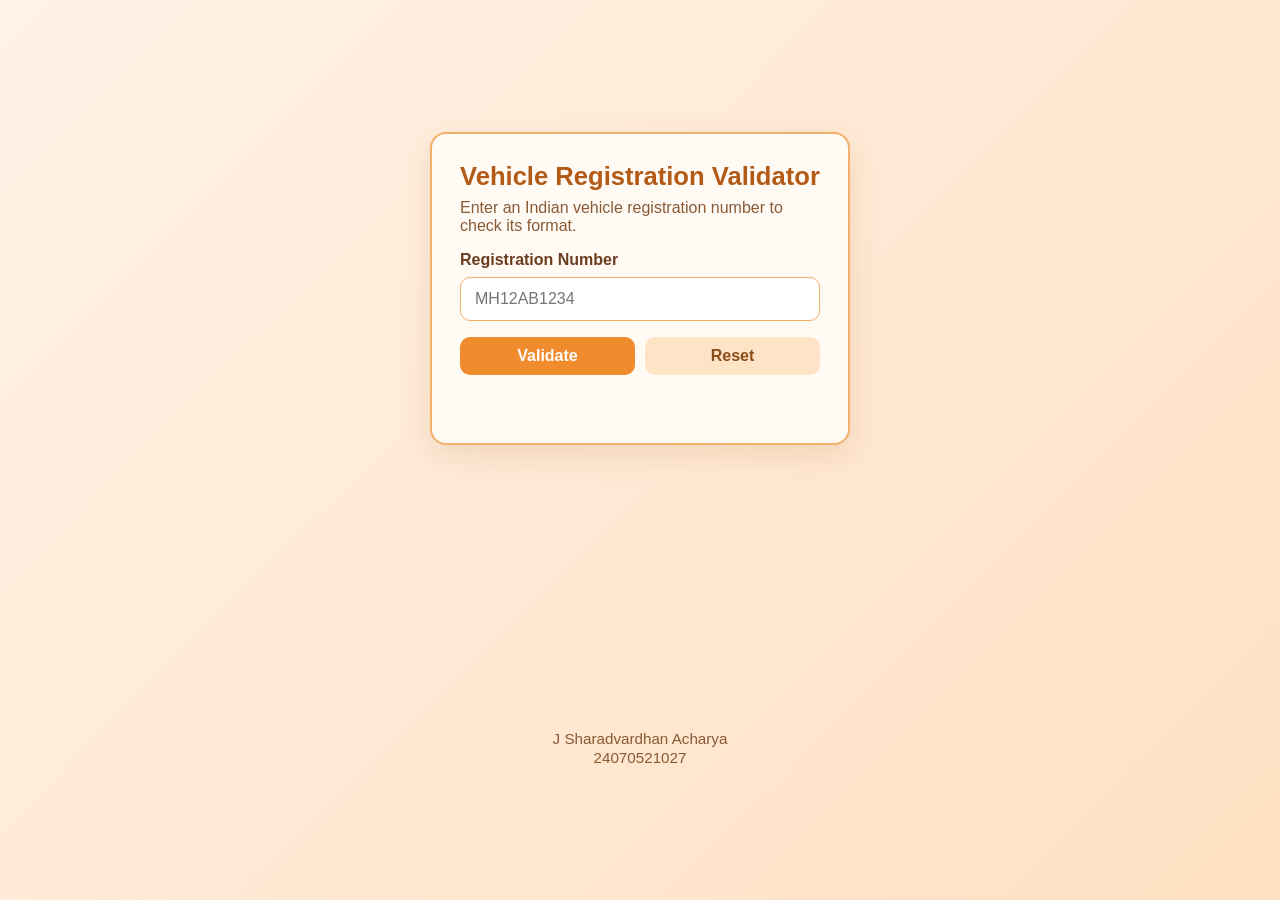
<file: p4.1/index.html>
<!DOCTYPE html>
<html lang="en">
  <head>
    <meta charset="UTF-8" />
    <meta name="viewport" content="width=device-width, initial-scale=1.0" />
    <title>Vehicle Registration Validator</title>
    <link rel="stylesheet" href="styles.css" />
  </head>
  <body>
    <div class="card">
      <h1>Vehicle Registration Validator</h1>
      <p>Enter an Indian vehicle registration number to check its format.</p>

      <label for="registrationNumber">Registration Number</label>
      <input
        id="registrationNumber"
        type="text"
        placeholder="MH12AB1234"
        autocomplete="off"
      />

      <div class="buttons">
        <button id="validateBtn" type="button">Validate</button>
        <button id="resetBtn" type="button" class="reset-btn">Reset</button>
      </div>

      <div id="result" class="result" aria-live="polite"></div>
    </div>

    <footer class="footer">
      <p>J Sharadvardhan Acharya</p>
      <p>24070521027</p>
    </footer>

    <script src="script.js"></script>
  </body>
</html>
</file>
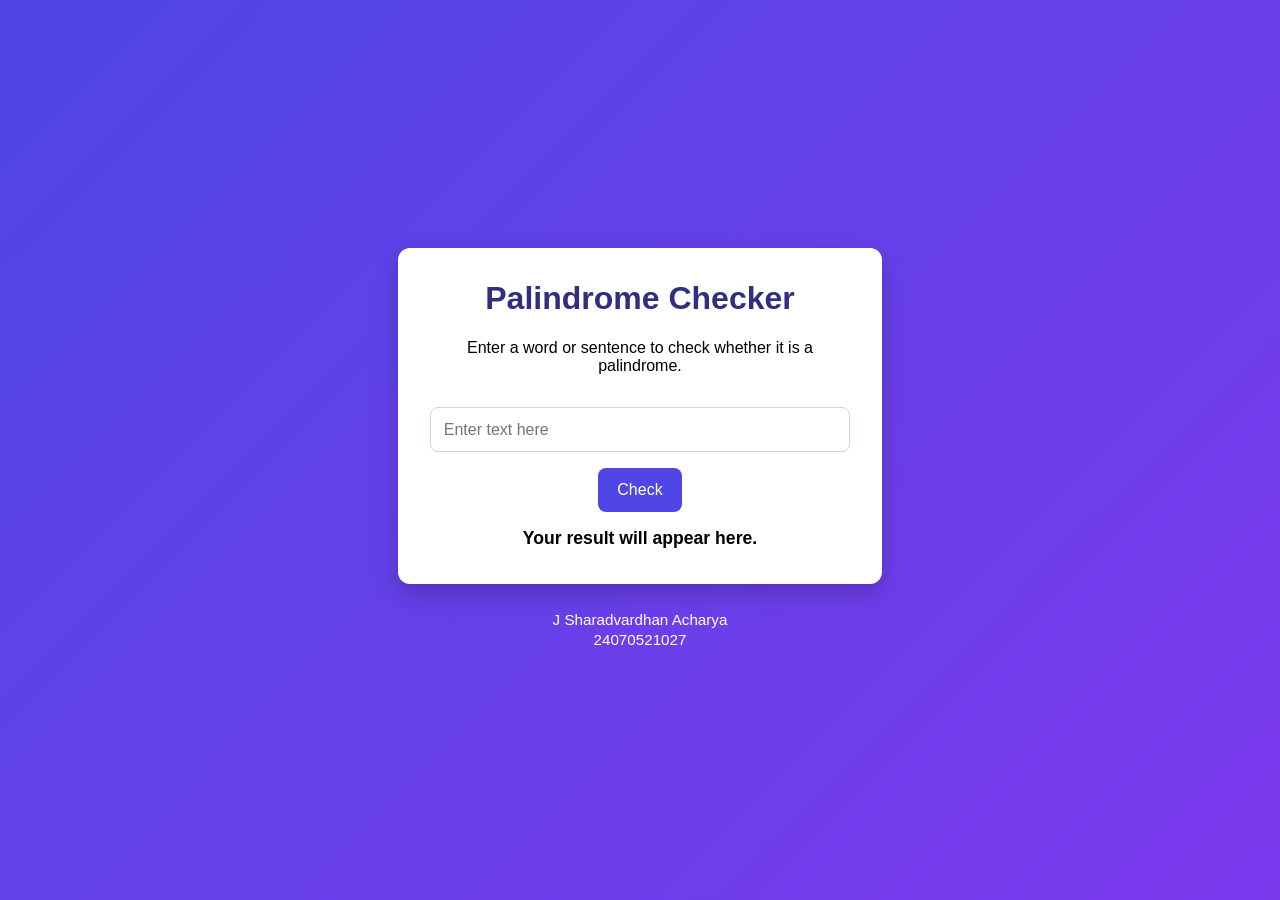
<file: p4/index.html>
<!DOCTYPE html>
<html lang="en">
  <head>
    <meta charset="UTF-8" />
    <meta name="viewport" content="width=device-width, initial-scale=1.0" />
    <title>Palindrome Checker</title>
    <link rel="stylesheet" href="style.css" />
  </head>
  <body>
    <div class="container">
      <h1>Palindrome Checker</h1>
      <p>Enter a word or sentence to check whether it is a palindrome.</p>
      <input id="textInput" type="text" placeholder="Enter text here" />
      <button id="checkBtn">Check</button>
      <div id="result" class="result">Your result will appear here.</div>
    </div>

    <footer class="footer">
      <p>J Sharadvardhan Acharya</p>
      <p>24070521027</p>
    </footer>

    <script src="script.js"></script>
  </body>
</html>
</file>
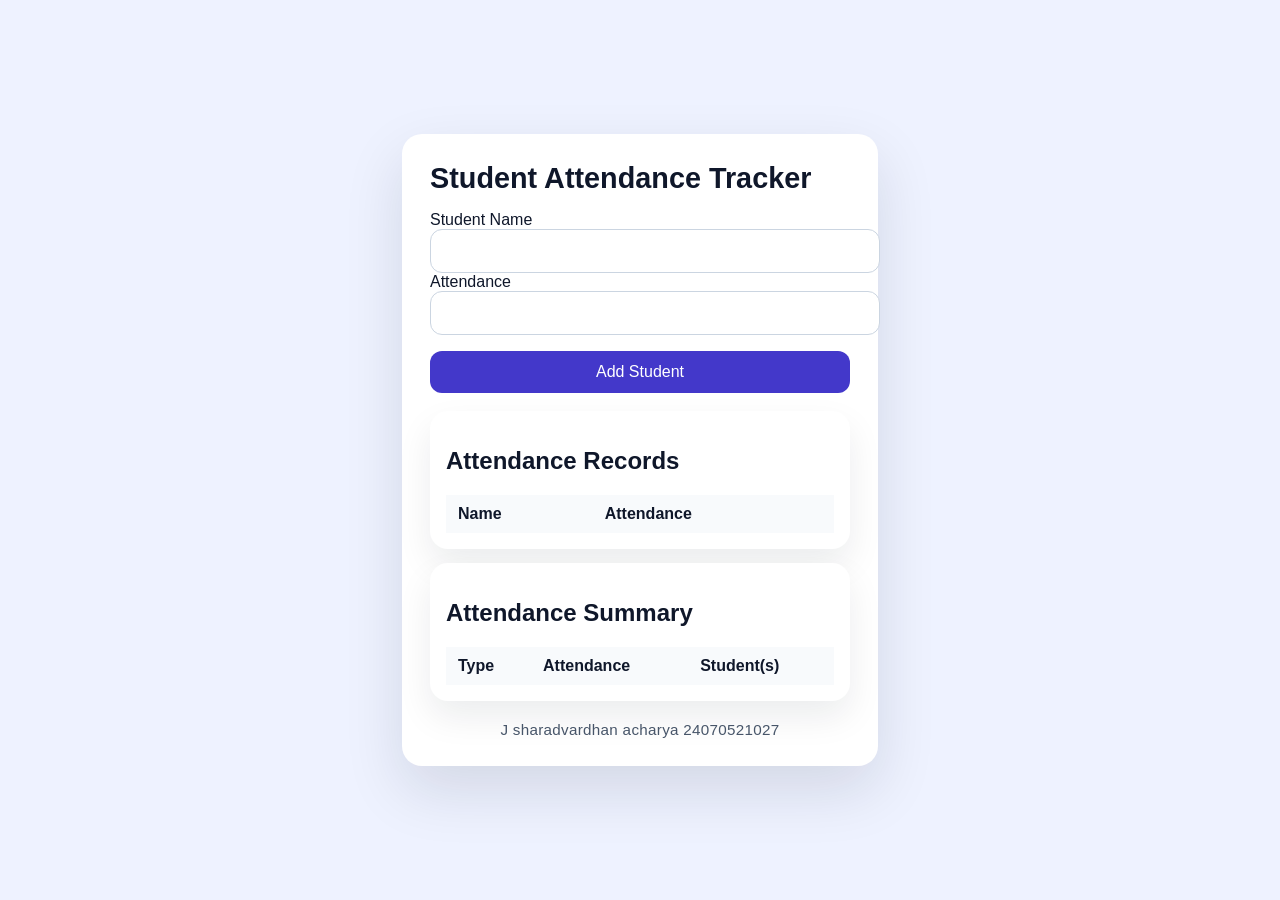
<file: p5.1/index.html>
<!DOCTYPE html>
<html lang="en">
  <head>
    <meta charset="UTF-8" />
    <meta name="viewport" content="width=device-width, initial-scale=1.0" />
    <title>Find Max and Min</title>
    <style>
      body {
        margin: 0;
        min-height: 100vh;
        display: flex;
        align-items: center;
        justify-content: center;
        background: #eef2ff;
        color: #0f172a;
        font-family: Arial, sans-serif;
      }

      .container {
        width: min(100%, 420px);
        background: white;
        padding: 28px;
        border-radius: 20px;
        box-shadow: 0 24px 60px rgba(15, 23, 42, 0.12);
      }

      h1 {
        margin: 0 0 16px;
        font-size: 1.8rem;
      }

      p {
        margin: 10px 0;
      }

      input {
        width: 100%;
        padding: 12px 14px;
        border-radius: 12px;
        border: 1px solid #cbd5e1;
        font-size: 1rem;
      }

      button {
        margin-top: 16px;
        width: 100%;
        padding: 12px 16px;
        color: white;
        background: #4338ca;
        border: none;
        border-radius: 12px;
        font-size: 1rem;
        cursor: pointer;
      }

      .box {
        margin-top: 18px;
        padding: 16px;
        border-radius: 18px;
        background: #ffffff;
        box-shadow: 0 16px 35px rgba(15, 23, 42, 0.08);
      }

      .box + .box {
        margin-top: 14px;
      }

      table {
        width: 100%;
        border-collapse: collapse;
      }

      th,
      td {
        text-align: left;
        padding: 10px 12px;
      }

      .footer {
        margin-top: 20px;
        text-align: center;
        color: #475569;
        font-size: 0.95rem;
        letter-spacing: 0.02em;
      }

      thead {
        background: #f8fafc;
      }

      th {
        font-weight: 700;
      }

      tr:nth-child(even) {
        background: #f8fafc;
      }
    </style>
  </head>
  <body>
    <div class="container">
      <h1>Student Attendance Tracker</h1>

      <div class="fields">
        <div class="field">
          <label for="studentName">Student Name</label>
          <input id="studentName" type="text"  />
        </div>
        <div class="field">
          <label for="studentAttendance">Attendance</label>
          <input id="studentAttendance" type="number" min="0"  />
        </div>
      </div>

      <button id="addButton">Add Student</button>

      <div class="box">
        <h2>Attendance Records</h2>
        <table id="attendanceTable">
          <thead>
            <tr>
              <th>Name</th>
              <th>Attendance</th>
            </tr>
          </thead>
          <tbody></tbody>
        </table>
      </div>

      <div class="box">
        <h2>Attendance Summary</h2>
        <table id="summaryTable">
          <thead>
            <tr>
              <th>Type</th>
              <th>Attendance</th>
              <th>Student(s)</th>
            </tr>
          </thead>
          <tbody></tbody>
        </table>
      </div>
      <div class="footer">J sharadvardhan acharya 24070521027</div>
    </div>

    <script>
      const nameInput = document.getElementById('studentName');
      const attendanceInput = document.getElementById('studentAttendance');
      const addButton = document.getElementById('addButton');
      const tableBody = document.querySelector('#attendanceTable tbody');
      const summaryBody = document.querySelector('#summaryTable tbody');

      const students = [];

      function renderTable() {
        const sortedStudents = [...students].sort((a, b) => a.name.localeCompare(b.name));
        tableBody.innerHTML = '';
        summaryBody.innerHTML = '';

        sortedStudents.forEach((student) => {
          const row = document.createElement('tr');
          const nameCell = document.createElement('td');
          const attendanceCell = document.createElement('td');

          nameCell.textContent = student.name;
          attendanceCell.textContent = student.attendance;

          row.appendChild(nameCell);
          row.appendChild(attendanceCell);
          tableBody.appendChild(row);
        });

        if (students.length === 0) {
          const emptyRow = document.createElement('tr');
          const emptyCell = document.createElement('td');
          emptyCell.setAttribute('colspan', '3');
          emptyCell.textContent = 'No attendance records yet.';
          emptyCell.style.textAlign = 'center';
          emptyRow.appendChild(emptyCell);
          summaryBody.appendChild(emptyRow);
          return;
        }

        const attendanceValues = students.map((student) => student.attendance);
        const maxAttendance = Math.max(...attendanceValues);
        const minAttendance = Math.min(...attendanceValues);

        const maxStudents = students
          .filter((student) => student.attendance === maxAttendance)
          .map((student) => student.name);
        const minStudents = students
          .filter((student) => student.attendance === minAttendance)
          .map((student) => student.name);

        const maxRow = document.createElement('tr');
        const maxType = document.createElement('td');
        const maxValue = document.createElement('td');
        const maxNames = document.createElement('td');
        maxType.textContent = 'Maximum';
        maxValue.textContent = maxAttendance;
        maxNames.textContent = maxStudents.join(', ');
        maxRow.appendChild(maxType);
        maxRow.appendChild(maxValue);
        maxRow.appendChild(maxNames);

        const minRow = document.createElement('tr');
        const minType = document.createElement('td');
        const minValue = document.createElement('td');
        const minNames = document.createElement('td');
        minType.textContent = 'Minimum';
        minValue.textContent = minAttendance;
        minNames.textContent = minStudents.join(', ');
        minRow.appendChild(minType);
        minRow.appendChild(minValue);
        minRow.appendChild(minNames);

        summaryBody.appendChild(maxRow);
        summaryBody.appendChild(minRow);
      }

      function addStudent() {
        const name = nameInput.value.trim();
        const attendance = Number(attendanceInput.value);

        if (!name || attendanceInput.value === '' || Number.isNaN(attendance) || attendance < 0) {
          alert('Please enter a valid student name and attendance count.');
          return;
        }

        students.push({ name, attendance });
        nameInput.value = '';
        attendanceInput.value = '';
        nameInput.focus();
        renderTable();
      }

      addButton.addEventListener('click', addStudent);

      attendanceInput.addEventListener('keydown', (event) => {
        if (event.key === 'Enter') {
          addStudent();
        }
      });
    </script>
  </body>
</html>
</file>
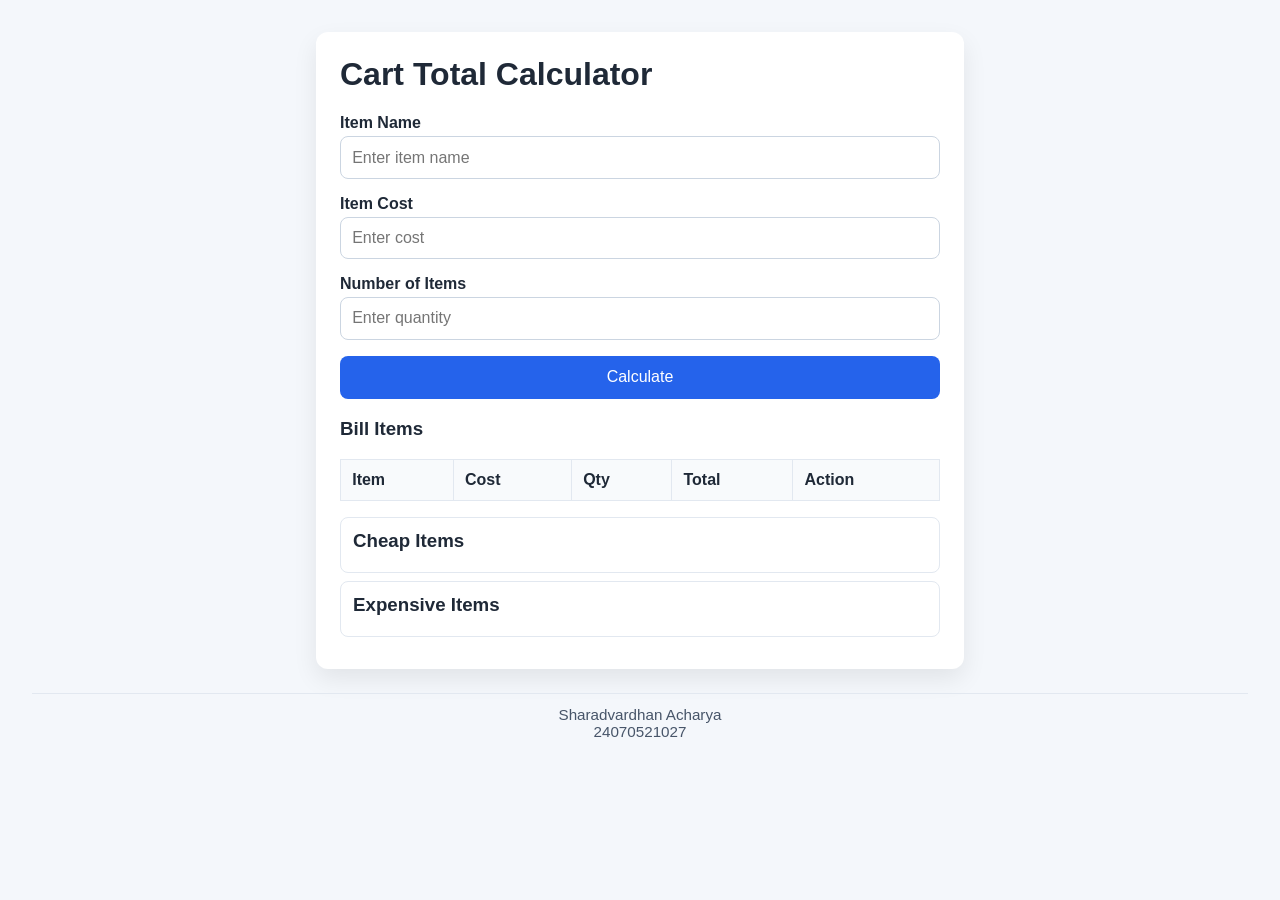
<file: p5/index.html>
<!DOCTYPE html>
<html lang="en">
  <head>
    <meta charset="UTF-8" />
    <meta name="viewport" content="width=device-width, initial-scale=1.0" />
    <title>Cart Total Calculator</title>
    <style>
      body {
        font-family: Arial, sans-serif;
        background: #f4f7fb;
        margin: 0;
        padding: 2rem;
        color: #1f2937;
      }

      .container {
        max-width: 600px;
        margin: 0 auto;
        background: white;
        border-radius: 12px;
        box-shadow: 0 10px 25px rgba(0, 0, 0, 0.08);
        padding: 1.5rem;
      }

      h1 {
        margin-top: 0;
      }

      form {
        display: grid;
        gap: 1rem;
        margin-bottom: 1rem;
      }

      label {
        display: grid;
        gap: 0.25rem;
        font-weight: bold;
      }

      input {
        padding: 0.7rem;
        font-size: 1rem;
        border: 1px solid #cbd5e1;
        border-radius: 8px;
      }

      button {
        padding: 0.8rem;
        border: none;
        border-radius: 8px;
        background: #2563eb;
        color: white;
        font-size: 1rem;
        cursor: pointer;
      }

      .bill-list,
      .category-section {
        margin-top: 1rem;
      }

      table {
        width: 100%;
        border-collapse: collapse;
        background: #fff;
      }

      th,
      td {
        border: 1px solid #e2e8f0;
        padding: 0.7rem;
        text-align: left;
      }

      th {
        background: #f8fafc;
      }

      .category-box {
        padding: 0.75rem;
        border: 1px solid #e2e8f0;
        border-radius: 8px;
        margin-bottom: 0.5rem;
        background: #fff;
      }

      .category-box h3 {
        margin: 0 0 0.5rem;
      }

      .delete-btn {
        background: #ef4444;
        color: white;
        border: none;
        border-radius: 6px;
        padding: 0.4rem 0.6rem;
        cursor: pointer;
      }

      .category {
        font-weight: bold;
        color: #0f766e;
      }

      .empty {
        color: #64748b;
        font-style: italic;
      }

      .footer {
        margin-top: 1.5rem;
        text-align: center;
        font-size: 0.95rem;
        color: #475569;
        border-top: 1px solid #e2e8f0;
        padding-top: 0.75rem;
      }
    </style>
  </head>
  <body>
    <div class="container">
      <h1>Cart Total Calculator</h1>
      <form id="cart-form">
        <label>
          Item Name
          <input id="item-name" type="text" placeholder="Enter item name" required />
        </label>
        <label>
          Item Cost
          <input id="item-cost" type="number" min="0" step="0.01" placeholder="Enter cost" required />
        </label>
        <label>
          Number of Items
          <input id="item-quantity" type="number" min="1" step="1" placeholder="Enter quantity" required />
        </label>
        <button type="submit">Calculate</button>
      </form>

      <div class="bill-list">
        <h3>Bill Items</h3>
        <table>
          <thead>
            <tr>
              <th>Item</th>
              <th>Cost</th>
              <th>Qty</th>
              <th>Total</th>
              <th>Action</th>
            </tr>
          </thead>
          <tbody id="bill-items"></tbody>
        </table>
      </div>

      <div class="category-section">
        <div class="category-box">
          <h3>Cheap Items</h3>
          <div id="cheap-items"></div>
        </div>
        <div class="category-box">
          <h3>Expensive Items</h3>
          <div id="expensive-items"></div>
        </div>
      </div>
    </div>

    <div class="footer">Sharadvardhan Acharya<br />24070521027</div>

    <script src="script.js"></script>
  </body>
</html>
</file>
<file: p2.1/style.css>
/* Minimal TechShop styles */
@import url('https://fonts.googleapis.com/css2?family=Inter:wght@300;400;600;700&display=swap');
:root{ --bg:#f7f8fa; --card:#ffffff; --accent:#0b5cff; --muted:#6b7280; --radius:12px }
*{box-sizing:border-box}
html,body{height:100%}
body{font-family:Inter,system-ui,Arial;background:var(--bg);color:#07102a;margin:0}
.wrap{max-width:980px;margin:28px auto;padding:18px}
.top{display:flex;align-items:center;justify-content:space-between;margin-bottom:18px}
.brand{font-weight:700;font-size:1.25rem}
.tag{color:var(--muted);font-size:0.95rem}
.layout{display:grid;grid-template-columns:1fr 320px;gap:20px}
@media(max-width:880px){.layout{grid-template-columns:1fr}.bill{order:2}}

/* hero */
.hero{background:var(--card);padding:18px;border-radius:var(--radius);box-shadow:var(--shadow);margin-bottom:16px}
.hero h1{margin:0;font-size:1.6rem}
.hero .lead{color:var(--muted);margin-top:6px}

/* horizontal product layout: cards side-by-side */
.products{display:flex;flex-wrap:wrap;gap:14px}
.product, .prod{flex:1 1 calc(50% - 14px);margin-bottom:0}
.product .info, .prod .info{min-width:0}
@media(max-width:880px){
  .product, .prod{flex:1 1 100%}
}

.products{background:var(--card);border-radius:var(--radius);padding:14px;box-shadow:0 6px 18px rgba(2,6,23,0.04)}
.product{display:flex;align-items:center;gap:12px;padding:12px;border-radius:10px;border:1px solid #eef3fb;margin-bottom:12px;background:#fff}
.thumb{width:64px;height:64px;border-radius:8px;background:#f3f6fb;display:flex;align-items:center;justify-content:center;overflow:hidden}
.thumb img{width:100%;height:100%;object-fit:cover}
.info{flex:1}
.title{font-weight:700}
.desc{color:var(--muted);font-size:0.92rem;margin-top:6px}
.meta{display:flex;flex-direction:column;align-items:flex-end;gap:8px}
.price{font-weight:800}
.qty{width:64px;padding:8px;border-radius:8px;border:1px solid #e6eef8;text-align:center}

.bill{background:var(--card);border-radius:var(--radius);padding:16px;box-shadow:0 6px 18px rgba(2,6,23,0.04);height:fit-content}
.bill h2{margin:0 0 8px 0}
.line{display:flex;justify-content:space-between;padding:8px 0;border-bottom:1px dashed #f0f4fb}
.line.total{font-weight:800;border-bottom:none}
.btn{display:block;width:100%;padding:10px;border-radius:8px;border:none;cursor:pointer;margin-top:10px}
.btn.primary{background:var(--accent);color:white;font-weight:700}
.btn:hover{opacity:0.95}
.footer{color:var(--muted);text-align:center;margin-top:18px}

/* Logo */
.logo {
  display: flex;
  align-items: center;
  gap: 6px;
  white-space: nowrap;
  flex-shrink: 0;
}
.logo-icon { font-size: 1.5rem; }
.logo-text {
  font-size: 1.45rem;
  font-weight: 800;
  color: var(--accent);
  letter-spacing: -.5px;
/* Minimal TechShop styles */
@import url('https://fonts.googleapis.com/css2?family=Inter:wght@300;400;600&display=swap');

:root{
  --bg:#f7fafc; --card:#ffffff; --accent:#0b5cff; --muted:#6b7280; --radius:10px; --shadow:0 6px 18px rgba(2,6,23,0.06)
}
*{box-sizing:border-box}
body{font-family:Inter,system-ui,Arial;background:var(--bg);color:#0b1220;margin:0}
.wrap{max-width:1000px;margin:28px auto;padding:18px}
.top{display:flex;justify-content:space-between;align-items:center;margin-bottom:18px}
.brand{font-weight:700;font-size:1.25rem}
.tag{color:var(--muted);font-size:0.95rem}
.layout{display:grid;grid-template-columns:1fr 300px;gap:18px}
@media(max-width:880px){.layout{grid-template-columns:1fr}}

/* products */
.products{background:var(--card);padding:16px;border-radius:var(--radius);box-shadow:var(--shadow)}
.prod{display:flex;align-items:center;gap:12px;padding:12px;border-radius:8px;border:1px solid #eef3fb;margin-bottom:12px}
.prod:last-child{margin-bottom:0}
.thumb{width:72px;height:72px;border-radius:8px;overflow:hidden;background:#f3f6f8}
.thumb img{width:100%;height:100%;object-fit:cover}
.info{flex:1}
.title{font-weight:700}
.desc{color:var(--muted);font-size:0.9rem}
.meta{display:flex;flex-direction:column;align-items:flex-end;gap:8px}
.price{font-weight:800}
.qty{width:72px;padding:8px;border-radius:8px;border:1px solid #e6eef8;text-align:center}

/* bill */
.bill{background:var(--card);padding:16px;border-radius:var(--radius);box-shadow:var(--shadow)}
.bill h2{margin:0 0 10px 0}
.line{display:flex;justify-content:space-between;padding:8px 0;border-bottom:1px dashed #f0f4fb}
.line.total{font-weight:800;font-size:1.05rem;border-bottom:none}
.btn{display:inline-block;padding:10px 14px;border-radius:8px;border:none;background:#eef4ff;color:var(--accent);cursor:pointer}
.btn.primary{background:var(--accent);color:white}
.footer{margin-top:18px;text-align:center;color:var(--muted)}
  color: var(--muted);
  text-transform: uppercase;
  letter-spacing: .6px;
  font-weight: 600;
}
.card-title {
  font-size: .9rem;
  font-weight: 600;
  line-height: 1.3;
  color: var(--text);
  display: -webkit-box;
  -webkit-line-clamp: 2;
  -webkit-box-orient: vertical;
  overflow: hidden;
}
.card-stars {
  display: flex;
  align-items: center;
  gap: 4px;
  font-size: .78rem;
}
.stars { color: var(--accent); letter-spacing: -1px; }
.review-count { color: var(--muted); font-size: .72rem; }
.card-prices {
  display: flex;
  align-items: baseline;
  gap: 8px;
  flex-wrap: wrap;
}
.current-price {
  font-size: 1.1rem;
  font-weight: 800;
  color: var(--text);
}
.original-price {
  font-size: .8rem;
  color: var(--muted);
  text-decoration: line-through;
}
.discount-pct {
  font-size: .75rem;
  font-weight: 700;
  color: var(--green);
}
.delivery-note {
  font-size: .72rem;
  color: var(--green);
  font-weight: 600;
}
.add-to-cart-btn {
  margin-top: auto;
  width: 100%;
  background: var(--accent-lt);
  color: var(--nav-bg);
  font-weight: 700;
  padding: 9px;
  border-radius: 7px;
  font-size: .85rem;
  transition: all .2s;
  box-shadow: 0 2px 8px rgba(249,153,0,.2);
}
.add-to-cart-btn:hover {
  background: var(--accent);
  box-shadow: 0 4px 14px rgba(249,153,0,.4);
  transform: translateY(-1px);
}
.add-to-cart-btn.added {
  background: var(--green);
  color: white;
}

/* ── No results ── */
.no-results {
  text-align: center;
  padding: 60px 20px;
  color: var(--muted);
  grid-column: 1 / -1;
}
.no-results-icon { font-size: 3rem; margin-bottom: 12px; }
.no-results h3 { margin-bottom: 6px; color: var(--text); }
.hidden { display: none !important; }

/* ═══════════════════════════════════
   CART SIDEBAR
═══════════════════════════════════ */
.cart-overlay {
  position: fixed;
  inset: 0;
  background: rgba(0,0,0,.5);
  z-index: 400;
  opacity: 0;
  pointer-events: none;
  transition: opacity .3s ease;
}
.cart-overlay.active { opacity: 1; pointer-events: all; }

.cart-sidebar {
  position: fixed;
  top: 0; right: 0;
  width: min(440px, 100vw);
  height: 100vh;
  background: white;
  z-index: 500;
  display: flex;
  flex-direction: column;
  box-shadow: -8px 0 40px rgba(0,0,0,.2);
  transform: translateX(100%);
  transition: transform .35s cubic-bezier(.4,0,.2,1);
}
.cart-sidebar.open { transform: translateX(0); }

.cart-header {
  display: flex;
  align-items: center;
  justify-content: space-between;
  padding: 18px 20px;
  border-bottom: 1px solid var(--border);
  background: var(--nav-bg);
  color: white;
}
.cart-header h3 { font-size: 1.1rem; font-weight: 700; }
.close-cart-btn {
  color: #ccc;
  font-size: 1.1rem;
  padding: 4px 8px;
  border-radius: 5px;
  transition: all .2s;
}
.close-cart-btn:hover { background: rgba(255,255,255,.1); color: white; }

.cart-items-list {
  flex: 1;
  overflow-y: auto;
  padding: 12px;
  display: flex;
  flex-direction: column;
  gap: 10px;
}
.cart-empty {
  flex: 1;
  display: flex;
  flex-direction: column;
  align-items: center;
  justify-content: center;
  gap: 12px;
  padding: 40px;
  text-align: center;
  color: var(--muted);
}
.cart-empty-icon { font-size: 3.5rem; }
.continue-shopping-btn {
  background: var(--accent);
  color: var(--nav-bg);
  font-weight: 700;
  padding: 10px 20px;
  border-radius: 8px;
  font-size: .88rem;
}

/* Cart item row */
.cart-item-row {
  display: flex;
  gap: 10px;
  padding: 10px;
  border: 1px solid var(--border);
  border-radius: 8px;
  animation: fadeIn .25s ease;
}
.cart-item-row img {
  width: 64px;
  height: 64px;
  object-fit: cover;
  border-radius: 6px;
  flex-shrink: 0;
}
.cart-item-info { flex: 1; min-width: 0; }
.cart-item-name {
  font-size: .85rem;
  font-weight: 600;
  line-height: 1.3;
  display: -webkit-box;
  -webkit-line-clamp: 2;
  -webkit-box-orient: vertical;
  overflow: hidden;
}
.cart-item-price {
  font-size: .9rem;
  font-weight: 800;
  margin-top: 4px;
  color: var(--text);
}
.cart-item-controls {
  display: flex;
  align-items: center;
  gap: 6px;
  margin-top: 8px;
}
.qty-btn {
  width: 26px; height: 26px;
  border: 1px solid var(--border);
  border-radius: 5px;
  background: #f5f5f5;
  font-weight: 700;
  font-size: .9rem;
  display: flex;
  align-items: center;
  justify-content: center;
  transition: all .15s;
}
.qty-btn:hover { background: var(--accent); border-color: var(--accent); color: white; }
.qty-display {
  min-width: 28px;
  text-align: center;
  font-weight: 700;
  font-size: .9rem;
}
.remove-btn {
  margin-left: auto;
  color: var(--muted);
  font-size: .78rem;
  text-decoration: underline;
  transition: color .15s;
}
.remove-btn:hover { color: var(--red); }

/* Cart footer */
.cart-footer {
  border-top: 1px solid var(--border);
  padding: 16px 20px;
  display: flex;
  flex-direction: column;
  gap: 8px;
  background: #fafafa;
}
.cart-total-row {
  display: flex;
  justify-content: space-between;
  font-size: .9rem;
}
.cart-total-row.grand {
  font-size: 1.1rem;
  font-weight: 800;
  border-top: 1px dashed var(--border);
  padding-top: 8px;
  margin-top: 4px;
}
.free-delivery-note {
  font-size: .78rem;
  color: var(--green);
  font-weight: 600;
  text-align: center;
}
.checkout-btn {
  background: var(--accent-lt);
  color: var(--nav-bg);
  font-weight: 700;
  padding: 13px;
  border-radius: 8px;
  font-size: .95rem;
  transition: all .2s;
  text-align: center;
  box-shadow: 0 4px 12px rgba(249,153,0,.3);
}
.checkout-btn:hover {
  background: var(--accent);
  box-shadow: 0 6px 18px rgba(249,153,0,.45);
  transform: translateY(-1px);
}

/* ═══════════════════════════════════
   CHECKOUT MODAL
═══════════════════════════════════ */
.modal-overlay {
  position: fixed;
  inset: 0;
  background: rgba(0,0,0,.6);
  z-index: 600;
  display: flex;
  align-items: center;
  justify-content: center;
  padding: 20px;
  animation: fadeModalIn .25s ease;
}
@keyframes fadeModalIn { from{opacity:0} to{opacity:1} }

.modal-box {
  background: white;
  border-radius: 14px;
  width: 100%;
  max-width: 520px;
  max-height: 90vh;
  overflow-y: auto;
  padding: 30px;
  position: relative;
  animation: slideModalUp .3s ease;
}
@keyframes slideModalUp { from{transform:translateY(30px);opacity:0} to{transform:translateY(0);opacity:1} }
.modal-close {
  position: absolute;
  top: 14px; right: 16px;
  font-size: 1.2rem;
  color: var(--muted);
  padding: 4px 8px;
  border-radius: 5px;
  transition: all .2s;
}
.modal-close:hover { background: #f0f0f0; color: var(--text); }

/* Bill inside modal */
.bill-header {
  display: flex;
  align-items: center;
  gap: 10px;
  margin-bottom: 20px;
}
.bill-header h2 { font-size: 1.4rem; font-weight: 800; }
.bill-icon { font-size: 2rem; }
.bill-items { margin-bottom: 16px; }
.bill-item-row {
  display: flex;
  justify-content: space-between;
  align-items: center;
  padding: 9px 0;
  border-bottom: 1px solid #f0f0f0;
  font-size: .88rem;
}
.bill-item-row:last-child { border-bottom: none; }
.bill-item-name { font-weight: 600; }
.bill-item-qty { color: var(--muted); font-size: .8rem; }
.bill-divider { border: none; border-top: 2px dashed var(--border); margin: 12px 0; }
.bill-summary-row {
  display: flex;
  justify-content: space-between;
  padding: 5px 0;
  font-size: .9rem;
}
.bill-summary-row.total {
  font-size: 1.15rem;
  font-weight: 800;
  border-top: 2px solid var(--text);
  padding-top: 10px;
  margin-top: 6px;
}
.bill-actions {
  display: flex;
  gap: 10px;
  margin-top: 20px;
}
.bill-actions button {
  flex: 1;
  padding: 12px;
  border-radius: 8px;
  font-weight: 700;
  font-size: .9rem;
  transition: all .2s;
}
.pay-btn {
  background: var(--green);
  color: white;
  box-shadow: 0 4px 12px rgba(6,125,98,.25);
}
.pay-btn:hover { opacity: .9; transform: translateY(-1px); }
.cancel-btn {
  background: #f0f0f0;
  color: var(--text);
}
.cancel-btn:hover { background: #e0e0e0; }
.paid-screen { text-align: center; padding: 20px 0; }
.paid-icon { font-size: 4rem; margin-bottom: 12px; }
.paid-screen h2 { font-size: 1.6rem; font-weight: 800; margin-bottom: 8px; }
.paid-screen p { color: var(--muted); margin-bottom: 20px; }
.paid-screen button {
  background: var(--accent);
  color: var(--nav-bg);
  padding: 12px 28px;
  border-radius: 8px;
  font-weight: 700;
  font-size: .95rem;
}

/* ═══════════════════════════════════
   TOAST
═══════════════════════════════════ */
.toast-container {
  position: fixed;
  bottom: 24px;
  left: 50%;
  transform: translateX(-50%);
  z-index: 700;
  display: flex;
  flex-direction: column;
  gap: 8px;
  pointer-events: none;
}
.toast {
  background: var(--nav-bg);
  color: white;
  padding: 10px 20px;
  border-radius: 8px;
  font-size: .88rem;
  font-weight: 600;
  box-shadow: var(--shadow-md);
  display: flex;
  align-items: center;
  gap: 8px;
  animation: toastIn .3s ease;
  pointer-events: none;
  border-left: 3px solid var(--accent);
}
.toast.success { border-left-color: var(--green); }
.toast.error   { border-left-color: var(--red); }
@keyframes toastIn  { from{opacity:0;transform:translateY(16px)} to{opacity:1;transform:translateY(0)} }
@keyframes toastOut { from{opacity:1;transform:translateY(0)} to{opacity:0;transform:translateY(16px)} }

/* ═══════════════════════════════════
   FOOTER
═══════════════════════════════════ */
.site-footer {
  background: var(--nav-bg);
  color: #ccc;
  padding: 40px 20px 0;
  margin-top: 60px;
}
.footer-grid {
  max-width: 1100px;
  margin: 0 auto 30px;
  display: grid;
  grid-template-columns: repeat(auto-fill, minmax(180px, 1fr));
  gap: 30px;
}
.footer-grid h5 {
  color: white;
  font-weight: 700;
  margin-bottom: 12px;
  font-size: .9rem;
}
.footer-grid ul { display: flex; flex-direction: column; gap: 8px; }
.footer-grid li {
  font-size: .82rem;
  cursor: pointer;
  transition: color .15s;
}
.footer-grid li:hover { color: var(--accent); }
.footer-bottom {
  border-top: 1px solid rgba(255,255,255,.08);
  display: flex;
  align-items: center;
  justify-content: space-between;
  padding: 16px 0;
  max-width: 1100px;
  margin: 0 auto;
  font-size: .78rem;
  color: #888;
  flex-wrap: wrap;
  gap: 8px;
}

/* ═══════════════════════════════════
   SCROLLBAR
═══════════════════════════════════ */
::-webkit-scrollbar { width: 5px; height: 5px; }
::-webkit-scrollbar-track { background: transparent; }
::-webkit-scrollbar-thumb { background: #ccc; border-radius: 10px; }
::-webkit-scrollbar-thumb:hover { background: #999; }
</file>
<file: P3.1/styles.css>
:root {
  --background: #f1f4f3;
  --panel: #ffffff;
  --text: #1d1d1b;
  --muted: #616161;
  --accent: #2dbe4c;
  --border: #d9dedc;
  --error: #c73d3d;
}

* {
  box-sizing: border-box;
}

html, body {
  margin: 0;
  min-height: 100%;
  font-family: Inter, system-ui, -apple-system, BlinkMacSystemFont, 'Segoe UI', sans-serif;
  background: radial-gradient(circle at top, rgba(45, 190, 76, 0.15), transparent 35%), var(--background);
  color: var(--text);
}

body {
  display: grid;
  place-items: center;
  min-height: 100vh;
  padding: 24px;
  background: linear-gradient(135deg, #5a42e2, #7e52ff);
}

.page-shell {
  width: min(420px, 100%);
}

.login-panel {
  background: var(--panel);
  border: 1px solid var(--border);
  border-radius: 16px;
  padding: 36px 32px 28px;
  box-shadow: 0 18px 48px rgba(0, 0, 0, 0.08);
}

.login-panel h1 {
  margin: 0 0 24px;
  font-size: 2rem;
  letter-spacing: -0.04em;
  text-align: center;
  color: #1f7a35;
}

.field-group {
  display: grid;
  gap: 8px;
  margin-bottom: 22px;
}

label {
  font-weight: 600;
  color: var(--text);
}

input {
  width: 100%;
  padding: 12px 14px;
  border: 1px solid #d9dedc;
  border-radius: 8px;
  font-size: 1rem;
  background: #fbfbfb;
  color: var(--text);
}

input:focus {
  outline: none;
  border-color: rgba(45, 190, 76, 0.7);
  box-shadow: 0 0 0 4px rgba(45, 190, 76, 0.12);
}

.error {
  margin: 0;
  color: var(--error);
  font-size: 0.92rem;
  line-height: 1.4;
  opacity: 0;
  height: 0;
  transform-origin: top;
  transition: opacity 150ms ease, height 150ms ease;
}

.error.visible {
  opacity: 1;
  height: auto;
}

.login-button {
  width: 100%;
  padding: 14px 16px;
  border: none;
  border-radius: 10px;
  background: var(--accent);
  color: white;
  font-size: 1rem;
  font-weight: 700;
  cursor: pointer;
  transition: transform 120ms ease, box-shadow 120ms ease;
}

.login-button:hover,
.login-button:focus-visible {
  transform: translateY(-1px);
  box-shadow: 0 10px 20px rgba(45, 190, 76, 0.25);
}

.login-button:active {
  transform: translateY(0);
}

@media (max-width: 400px) {
  .login-panel {
    padding: 28px 20px 24px;
  }
}

.footer-text {
  margin: 24px 0 0;
  text-align: center;
  color: white;
  font-size: 1rem;
  line-height: 1.4;
}

.footer-text span:first-child {
  display: block;
  font-weight: 700;
}

.footer-text span:last-child {
  display: block;
  margin-top: 4px;
}
</file>
<file: p3/style.css>
*{
    margin:0;
    padding:0;
    box-sizing:border-box;
    font-family:Arial, Helvetica, sans-serif;
}

body{
    background: none;
    display:flex;
    justify-content:center;
    align-items:center;
    height:100vh;
}

.container{
    width:360px;
    background:#fff6ff;
    padding:30px;
    border-radius:16px;
    box-shadow:0 10px 30px rgba(138, 75, 158, 0.18);
}

h2{
    text-align:center;
    margin-bottom:25px;
    color:#6e1ca8;
}

label{
    display:block;
    margin-bottom:6px;
    font-weight:bold;
    color:#7f3faf;
}

input{
    width:100%;
    padding:12px;
    margin-bottom:18px;
    border:1px solid #d8b5ff;
    border-radius:8px;
    font-size:15px;
    background:#fbf0ff;
    color:#4b1c5c;
}

input:focus{
    outline:none;
    border-color:#a855f7;
    box-shadow:0 0 0 4px rgba(168, 85, 247, 0.15);
}

button{
    width:100%;
    padding:12px;
    background:#c026d3;
    color:white;
    border:none;
    border-radius:8px;
    font-size:16px;
    cursor:pointer;
    transition:background 0.2s ease;
}

button:hover{
    background:#9333ea;
}

#result{
    margin-top:20px;
    display:none;
    padding:15px;
    background:#f4e4ff;
    border-left:5px solid #a78bfa;
    border-radius:8px;
    line-height:1.8;
    color:#4d154b;
}
</file>
<file: p4.1/styles.css>
:root {
  color-scheme: light;
  font-family: Arial, Helvetica, sans-serif;
}

* {
  box-sizing: border-box;
}

body {
  margin: 0;
  min-height: 100vh;
  display: grid;
  place-items: center;
  background: linear-gradient(135deg, #fff2e6 0%, #ffe0c2 100%);
  color: #6b3d1f;
}

.card {
  width: min(92vw, 420px);
  background: #fffaf4;
  border: 2px solid #f2b06b;
  border-radius: 16px;
  padding: 28px;
  box-shadow: 0 10px 30px rgba(160, 94, 35, 0.15);
}

h1 {
  margin: 0 0 8px;
  color: #b35b16;
  font-size: 1.6rem;
}

p {
  margin: 0 0 16px;
  color: #8a5a35;
}

label {
  display: block;
  margin-bottom: 8px;
  font-weight: 600;
}

input {
  width: 100%;
  padding: 12px 14px;
  border: 1px solid #f2b06b;
  border-radius: 10px;
  font-size: 1rem;
  outline: none;
}

input:focus {
  border-color: #d97a1f;
  box-shadow: 0 0 0 3px rgba(217, 122, 31, 0.2);
}

.buttons {
  display: flex;
  gap: 10px;
  margin-top: 16px;
}

button {
  flex: 1;
  border: none;
  border-radius: 10px;
  padding: 10px 14px;
  font-size: 1rem;
  font-weight: 700;
  cursor: pointer;
  transition: transform 0.2s ease, box-shadow 0.2s ease;
}

button:hover {
  transform: translateY(-1px);
}

#validateBtn {
  background: #f08c2d;
  color: white;
}

.reset-btn {
  background: #ffe3c7;
  color: #8b4d1a;
}

.result {
  margin-top: 16px;
  min-height: 24px;
  font-weight: 700;
}

.result.success {
  color: #1b7b3e;
}

.result.error {
  color: #c62828;
}

.footer {
  margin-top: 20px;
  text-align: center;
  color: #8b4d1a;
  font-size: 0.95rem;
}

.footer p {
  margin: 2px 0;
}
</file>
<file: p4/style.css>
body {
  margin: 0;
  font-family: Arial, sans-serif;
  background: linear-gradient(135deg, #4f46e5, #7c3aed);
  min-height: 100vh;
  display: flex;
  flex-direction: column;
  justify-content: center;
  align-items: center;
}

.container {
  background: white;
  padding: 2rem;
  border-radius: 12px;
  box-shadow: 0 10px 25px rgba(0, 0, 0, 0.2);
  text-align: center;
  width: min(90%, 420px);
}

h1 {
  margin-top: 0;
  color: #312e81;
}

input {
  width: 100%;
  padding: 0.8rem;
  margin: 1rem 0;
  border: 1px solid #cbd5e1;
  border-radius: 8px;
  font-size: 1rem;
  box-sizing: border-box;
}

button {
  background: #4f46e5;
  color: white;
  border: none;
  padding: 0.8rem 1.2rem;
  border-radius: 8px;
  cursor: pointer;
  font-size: 1rem;
}

button:hover {
  background: #4338ca;
}

.result {
  margin-top: 1rem;
  font-weight: bold;
  font-size: 1.1rem;
  min-height: 1.5rem;
}

.result.palindrome {
  color: #15803d;
}

.result.not-palindrome {
  color: #dc2626;
}

.footer {
  margin-top: 1.5rem;
  text-align: center;
  color: white;
  font-size: 0.95rem;
}

.footer p {
  margin: 0.2rem 0;
}
</file>
